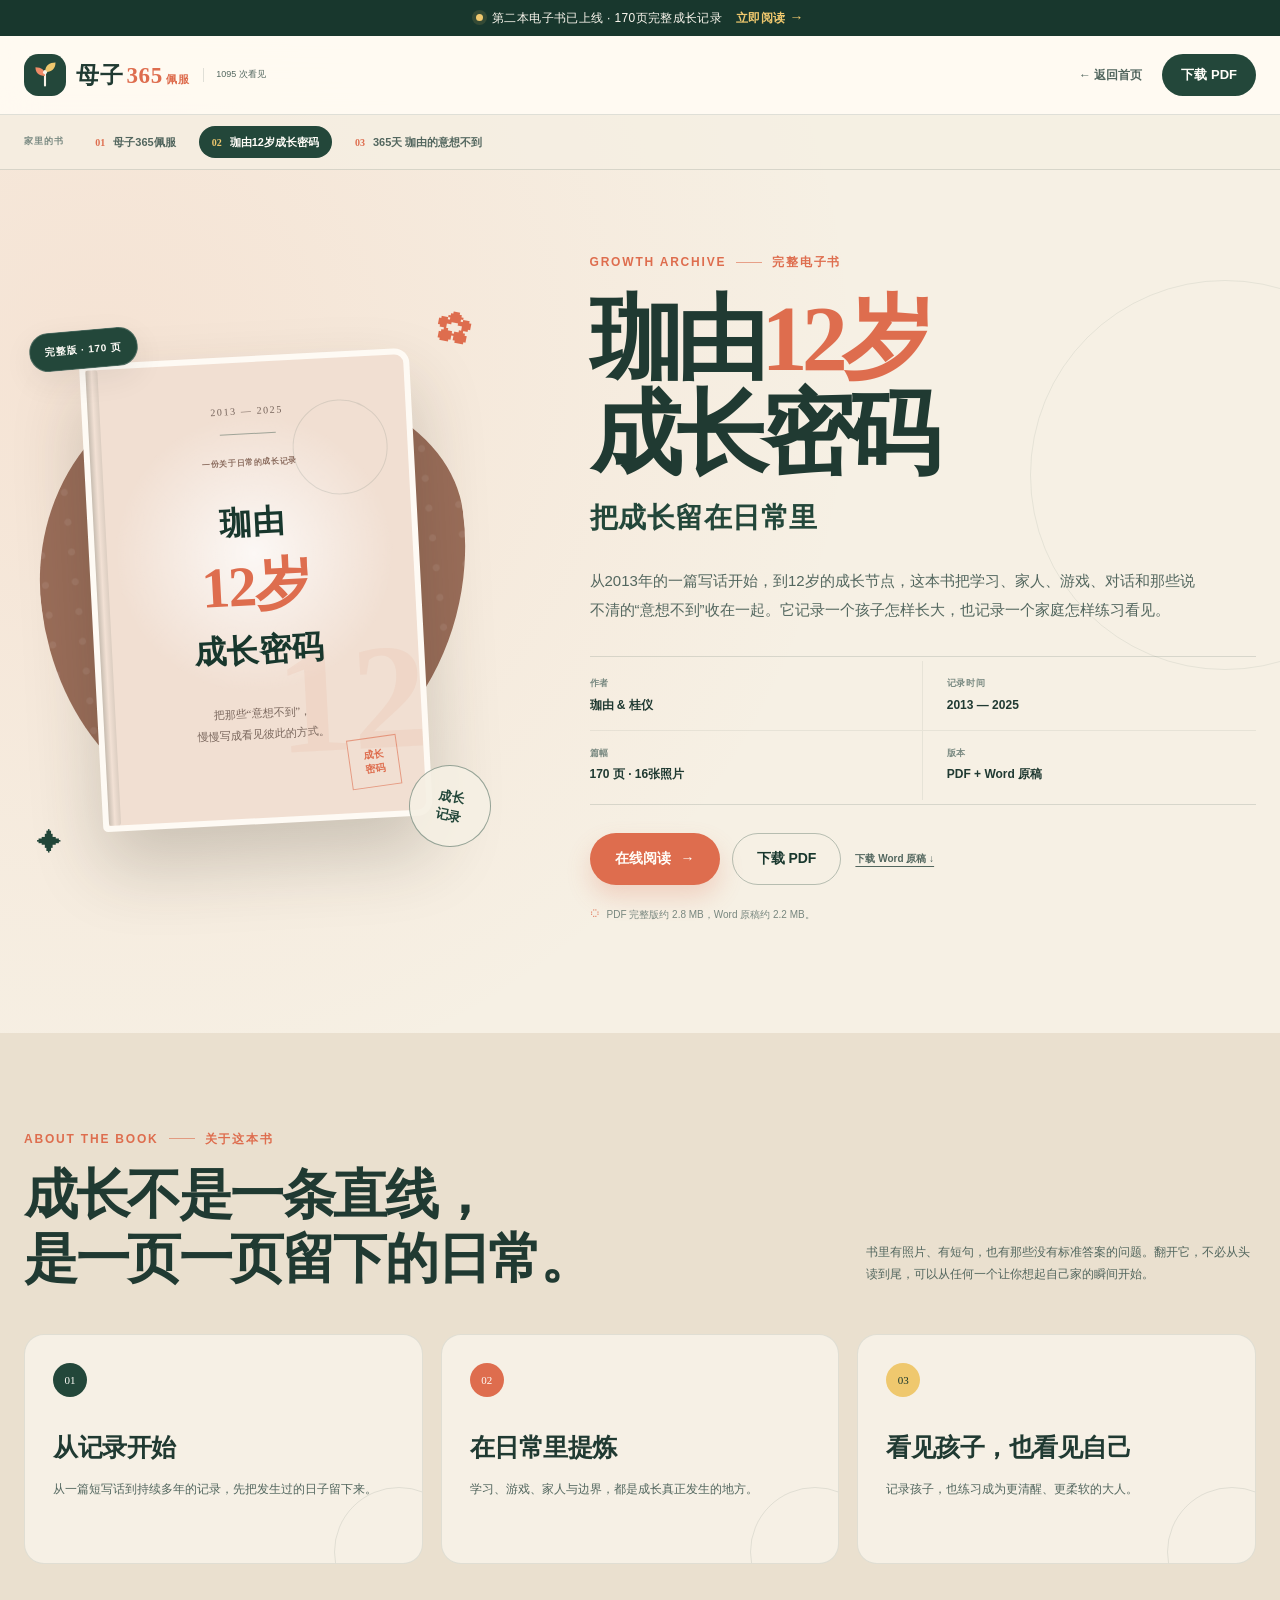
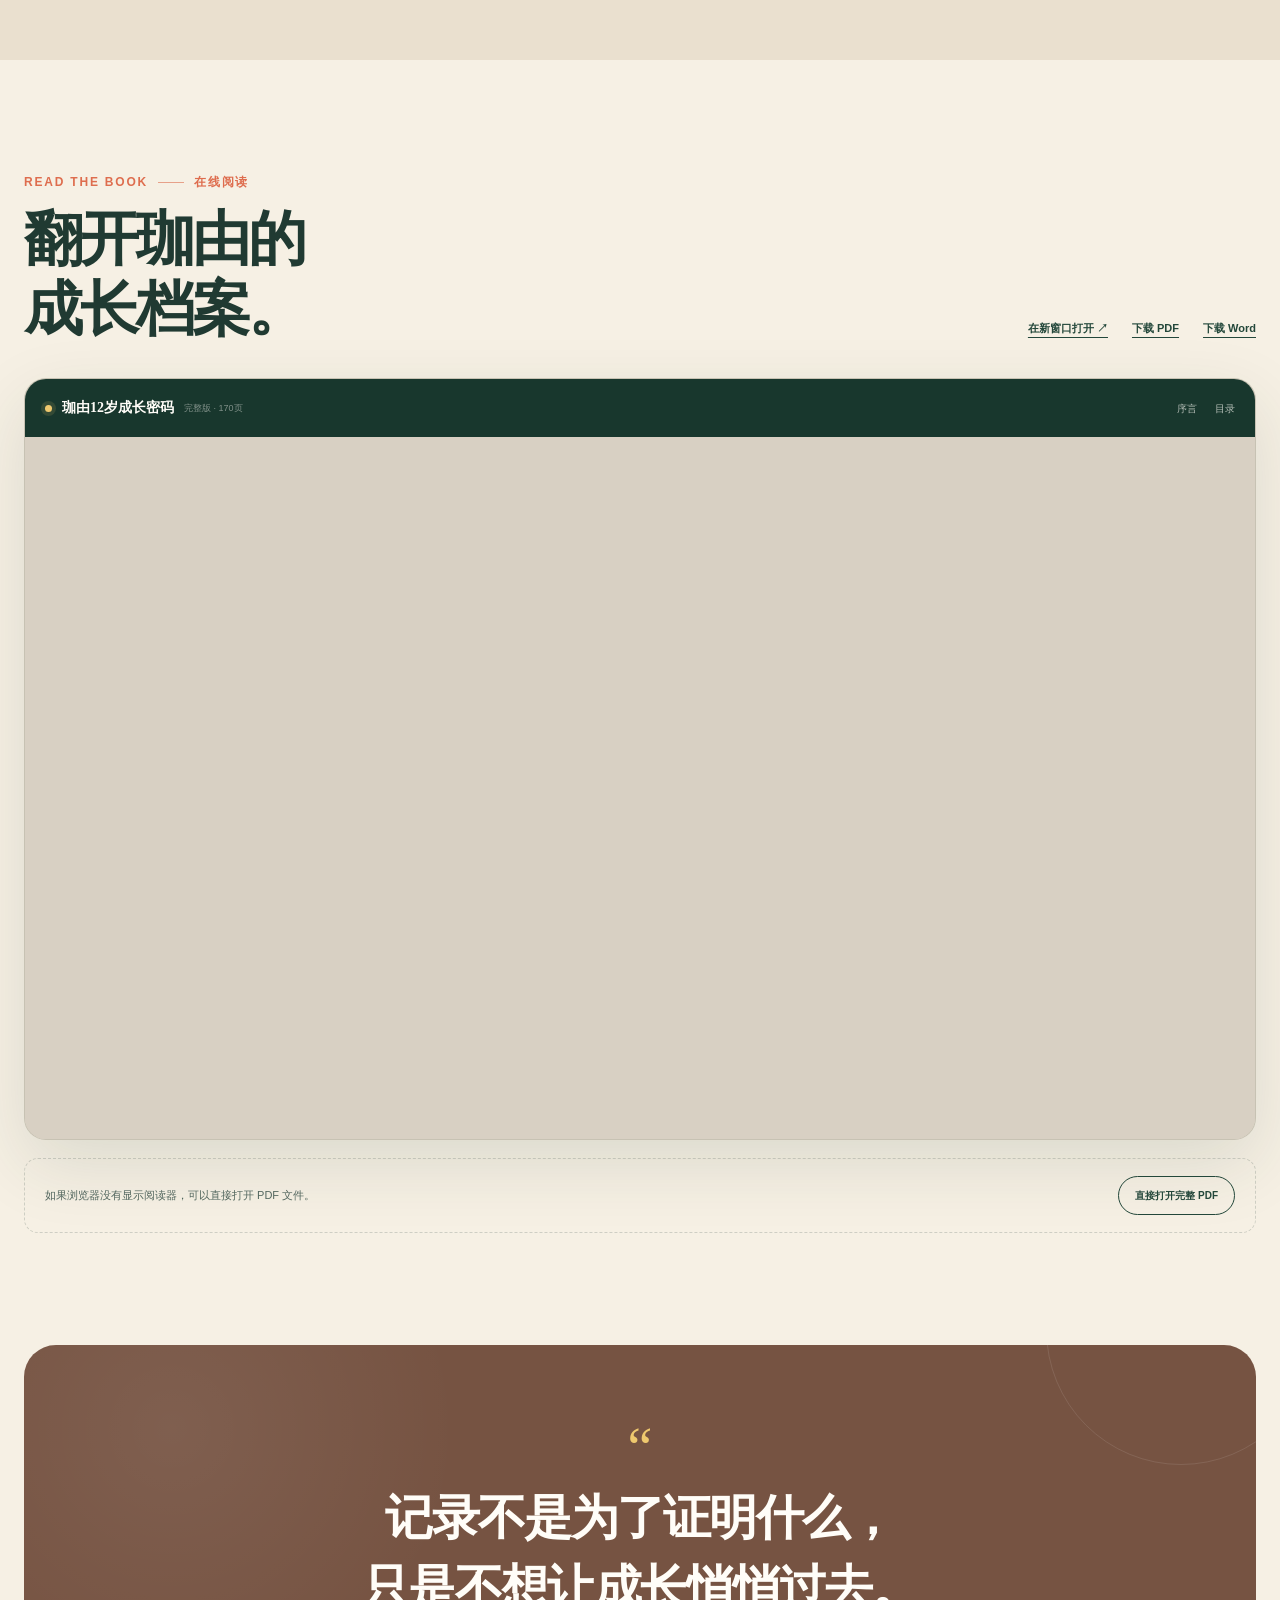
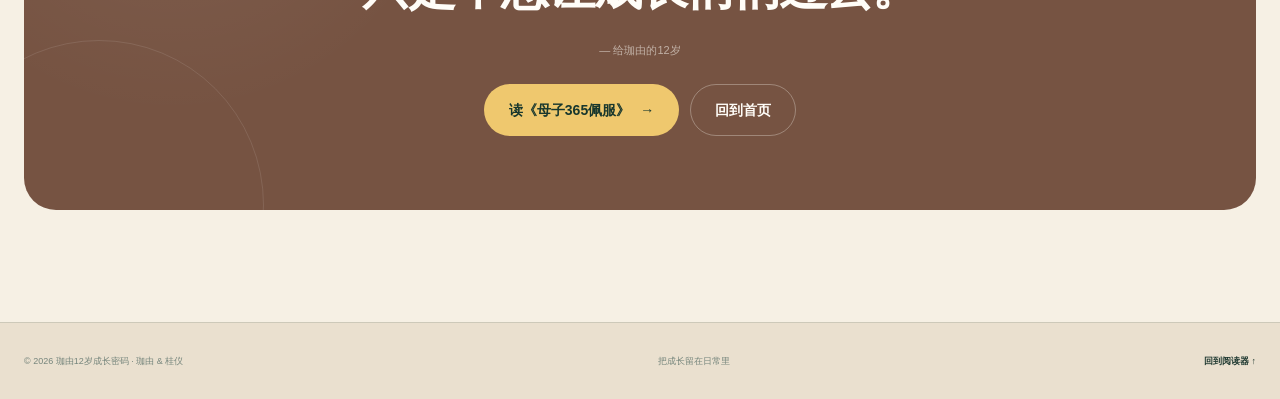
<file: book-12.html>
<!doctype html>
<html lang="zh-CN">
<head>
  <meta charset="utf-8">
  <meta name="viewport" content="width=device-width, initial-scale=1">
  <meta name="description" content="在线阅读《珈由12岁成长密码》完整电子书：从2013年的一篇写话开始，记录学习、家人、游戏与一个孩子的成长。">
  <meta name="theme-color" content="#f5efe3">
  <meta property="og:title" content="珈由12岁成长密码｜在线阅读">
  <meta property="og:description" content="从一篇写话开始，把成长留在日常里。完整电子书在线阅读。">
  <meta property="og:type" content="book">
  <meta property="og:image" content="https://guiyi-jiayou.github.io/muzi-365-assets/images/book-cover.png">
  <title>在线阅读｜珈由12岁成长密码</title>
  <link rel="icon" href="favicon.svg" type="image/svg+xml">
  <link rel="stylesheet" href="styles.css">
  <link rel="stylesheet" href="book.css">
  <link rel="stylesheet" href="book-12.css">
</head>
<body class="book-page growth-book-page">
  <a class="skip-link" href="#reader">跳到电子书阅读器</a>

  <div class="announcement book-announcement">
    <p><span class="announcement-dot"></span> 第二本电子书已上线 · 170页完整成长记录</p>
    <a href="#reader">立即阅读 <span aria-hidden="true">→</span></a>
  </div>

  <header class="book-header">
    <div class="container book-header-inner">
      <a class="brand" href="index.html" aria-label="返回母子365佩服首页">
        <svg class="brand-mark" viewBox="0 0 44 44" aria-hidden="true">
          <rect width="44" height="44" rx="15" fill="#23473a"></rect>
          <path d="M22 33V18" fill="none" stroke="#f8f2e7" stroke-width="2.2" stroke-linecap="round"></path>
          <path d="M22 23c-7 0-10-3.8-10-9 6.3 0 10 2.8 10 9Z" fill="#ef8b68"></path>
          <path d="M22 19c.2-7 4.7-10 11-10 0 6.7-4.1 10-11 10Z" fill="#efc86e"></path>
          <circle cx="22" cy="19" r="2.1" fill="#f8f2e7"></circle>
        </svg>
        <span class="brand-name">母子<span class="brand-number">365</span><span>佩服</span></span>
        <span class="brand-sub">1095 次看见</span>
      </a>
      <div class="book-header-actions">
        <a class="book-back-link" href="index.html">← 返回首页</a>
        <a class="button button-small button-dark" href="https://guiyi-jiayou.github.io/muzi-365-assets/books/book-growth-code-12.pdf" download>下载 PDF</a>
      </div>
    </div>
  </header>

  <nav class="book-switcher" aria-label="电子书列表">
    <div class="container book-switcher-inner">
      <span class="book-switcher-label">家里的书</span>
      <a href="book.html">
        <span>01</span> 母子365佩服
      </a>
      <a href="book-12.html" class="is-current" aria-current="page">
        <span>02</span> 珈由12岁成长密码
      </a>
      <a href="book-unexpected.html">
        <span>03</span> 365天 珈由的意想不到
      </a>
    </div>
  </nav>

  <main>
    <section class="book-hero growth-hero">
      <div class="container book-hero-grid">
        <div class="book-cover-stage">
          <div class="book-cover-aura" aria-hidden="true"></div>
          <div class="book-cover-card growth-cover">
            <span class="book-cover-spine" aria-hidden="true"></span>
            <div class="growth-cover-inner">
              <p class="growth-cover-era">2013 — 2025</p>
              <span class="growth-cover-rule"></span>
              <p class="growth-cover-kicker">一份关于日常的成长记录</p>
              <h2>珈由<br><strong>12岁</strong><br>成长密码</h2>
              <p class="growth-cover-note">把那些“意想不到”，<br>慢慢写成看见彼此的方式。</p>
              <span class="growth-cover-seal">成长<br>密码</span>
            </div>
          </div>
          <span class="book-edition-badge">完整版 · 170 页</span>
          <span class="book-stamp" aria-hidden="true">成长<br>记录</span>
          <span class="book-doodle book-doodle-one" aria-hidden="true">✿</span>
          <span class="book-doodle book-doodle-two" aria-hidden="true">✦</span>
        </div>

        <div class="book-intro">
          <p class="eyebrow">GROWTH ARCHIVE <span></span> 完整电子书</p>
          <h1>珈由<span>12岁</span><br>成长密码</h1>
          <p class="book-subtitle">把成长留在日常里</p>
          <p class="book-lead">从2013年的一篇写话开始，到12岁的成长节点，这本书把学习、家人、游戏、对话和那些说不清的“意想不到”收在一起。它记录一个孩子怎样长大，也记录一个家庭怎样练习看见。</p>

          <dl class="book-facts">
            <div>
              <dt>作者</dt>
              <dd>珈由 &amp; 桂仪</dd>
            </div>
            <div>
              <dt>记录时间</dt>
              <dd>2013 — 2025</dd>
            </div>
            <div>
              <dt>篇幅</dt>
              <dd>170 页 · 16张照片</dd>
            </div>
            <div>
              <dt>版本</dt>
              <dd>PDF + Word 原稿</dd>
            </div>
          </dl>

          <div class="book-actions">
            <a class="button button-primary" href="#reader">在线阅读 <span aria-hidden="true">→</span></a>
            <a class="button button-ghost" href="https://guiyi-jiayou.github.io/muzi-365-assets/books/book-growth-code-12.pdf" download>下载 PDF</a>
            <a class="growth-word-link" href="https://guiyi-jiayou.github.io/muzi-365-assets/books/book-growth-code-12.docx" download>下载 Word 原稿 ↓</a>
          </div>
          <p class="book-tip"><span aria-hidden="true">◌</span> PDF 完整版约 2.8 MB，Word 原稿约 2.2 MB。</p>
        </div>
      </div>
    </section>

    <section class="growth-about">
      <div class="container">
        <div class="book-section-heading">
          <div>
            <p class="eyebrow">ABOUT THE BOOK <span></span> 关于这本书</p>
            <h2>成长不是一条直线，<br>是一页一页留下的日常。</h2>
          </div>
          <p>书里有照片、有短句，也有那些没有标准答案的问题。翻开它，不必从头读到尾，可以从任何一个让你想起自己家的瞬间开始。</p>
        </div>

        <div class="growth-theme-grid">
          <article class="growth-theme-card">
            <span>01</span>
            <h3>从记录开始</h3>
            <p>从一篇短写话到持续多年的记录，先把发生过的日子留下来。</p>
          </article>
          <article class="growth-theme-card">
            <span>02</span>
            <h3>在日常里提炼</h3>
            <p>学习、游戏、家人与边界，都是成长真正发生的地方。</p>
          </article>
          <article class="growth-theme-card">
            <span>03</span>
            <h3>看见孩子，也看见自己</h3>
            <p>记录孩子，也练习成为更清醒、更柔软的大人。</p>
          </article>
        </div>
      </div>
    </section>

    <section class="reader-section" id="reader">
      <div class="container">
        <div class="reader-heading">
          <div>
            <p class="eyebrow">READ THE BOOK <span></span> 在线阅读</p>
            <h2>翻开珈由的<br>成长档案。</h2>
          </div>
          <div class="reader-actions">
            <a href="https://guiyi-jiayou.github.io/muzi-365-assets/books/book-growth-code-12.pdf#page=1" target="_blank" rel="noopener">在新窗口打开 ↗</a>
            <a href="https://guiyi-jiayou.github.io/muzi-365-assets/books/book-growth-code-12.pdf" download>下载 PDF</a>
            <a href="https://guiyi-jiayou.github.io/muzi-365-assets/books/book-growth-code-12.docx" download>下载 Word</a>
          </div>
        </div>

        <div class="pdf-reader">
          <div class="pdf-toolbar">
            <div>
              <span class="pdf-status-dot"></span>
              <strong>珈由12岁成长密码</strong>
              <span>完整版 · 170页</span>
            </div>
            <div class="pdf-toolbar-links">
              <a href="https://guiyi-jiayou.github.io/muzi-365-assets/books/book-growth-code-12.pdf#page=9" target="_blank" rel="noopener">序言</a>
              <a href="https://guiyi-jiayou.github.io/muzi-365-assets/books/book-growth-code-12.pdf#page=10" target="_blank" rel="noopener">目录</a>
            </div>
          </div>
          <div class="pdf-frame-wrap">
            <iframe src="https://guiyi-jiayou.github.io/muzi-365-assets/books/book-growth-code-12.pdf#view=FitH&page=1" title="《珈由12岁成长密码》PDF 在线阅读器" loading="eager"></iframe>
          </div>
        </div>

        <div class="reader-fallback">
          <p>如果浏览器没有显示阅读器，可以直接打开 PDF 文件。</p>
          <a class="button button-outline" href="https://guiyi-jiayou.github.io/muzi-365-assets/books/book-growth-code-12.pdf" target="_blank" rel="noopener">直接打开完整 PDF</a>
        </div>
      </div>
    </section>

    <section class="book-closing growth-closing">
      <div class="container book-closing-inner">
        <span class="closing-quote" aria-hidden="true">“</span>
        <blockquote>记录不是为了证明什么，<br>只是不想让成长悄悄过去。</blockquote>
        <p>— 给珈由的12岁</p>
        <div class="growth-closing-actions">
          <a class="button button-coral" href="book.html">读《母子365佩服》 <span aria-hidden="true">→</span></a>
          <a class="button growth-outline-button" href="index.html">回到首页</a>
        </div>
      </div>
    </section>
  </main>

  <footer class="book-footer">
    <div class="container book-footer-inner">
      <p>© 2026 珈由12岁成长密码 · 珈由 &amp; 桂仪</p>
      <p>把成长留在日常里</p>
      <a href="#reader">回到阅读器 ↑</a>
    </div>
  </footer>
</body>
</html>
</file>
<file: styles.css>
/* =========================================================
   母子365佩服 · Styles
   A warm editorial parent-child website
   ========================================================= */

:root {
  --cream: #f6f0e4;
  --cream-deep: #eee4d2;
  --paper: #fffdf8;
  --ink: #203a32;
  --ink-soft: #52665e;
  --green: #23473a;
  --green-dark: #18372d;
  --green-light: #dce9dd;
  --coral: #ef8b68;
  --coral-deep: #de6d4e;
  --yellow: #efc86e;
  --yellow-light: #f7e9ba;
  --line: rgba(32, 58, 50, 0.14);
  --white-line: rgba(255, 253, 248, 0.18);
  --shadow-sm: 0 10px 30px rgba(45, 56, 45, 0.08);
  --shadow-md: 0 24px 70px rgba(34, 54, 44, 0.14);
  --shadow-lg: 0 36px 100px rgba(25, 42, 34, 0.22);
  --serif: "Iowan Old Style", "Baskerville", "Songti SC", "STSong", "SimSun", serif;
  --sans: "Avenir Next", "PingFang SC", "Microsoft YaHei", "Noto Sans SC", sans-serif;
  --radius-sm: 14px;
  --radius-md: 24px;
  --radius-lg: 36px;
  --container: 1240px;
}

*,
*::before,
*::after {
  box-sizing: border-box;
}

html {
  scroll-behavior: smooth;
  scroll-padding-top: 100px;
}

body {
  margin: 0;
  background: var(--cream);
  color: var(--ink);
  font-family: var(--sans);
  font-size: 16px;
  line-height: 1.7;
  -webkit-font-smoothing: antialiased;
  text-rendering: optimizeLegibility;
  overflow-x: hidden;
}

body.modal-open,
body.drawer-open {
  overflow: hidden;
}

img {
  display: block;
  max-width: 100%;
}

button,
input,
select {
  font: inherit;
}

button,
a {
  -webkit-tap-highlight-color: transparent;
}

button {
  color: inherit;
}

a {
  color: inherit;
}

p,
h1,
h2,
h3,
h4,
figure {
  margin: 0;
}

button {
  border: 0;
  background: none;
  cursor: pointer;
}

input,
select {
  color: var(--ink);
}

::selection {
  color: var(--paper);
  background: var(--coral-deep);
}

:focus-visible {
  outline: 3px solid var(--coral);
  outline-offset: 4px;
}

.container {
  width: min(calc(100% - 48px), var(--container));
  margin-inline: auto;
}

.icon-sprite {
  position: absolute;
  width: 0;
  height: 0;
  overflow: hidden;
}

.icon {
  width: 1.15em;
  height: 1.15em;
  fill: none;
  stroke: currentColor;
  stroke-width: 1.8;
  stroke-linecap: round;
  stroke-linejoin: round;
  flex: none;
}

.skip-link {
  position: fixed;
  top: 12px;
  left: 12px;
  z-index: 10000;
  padding: 10px 18px;
  border-radius: 999px;
  color: var(--paper);
  background: var(--green-dark);
  transform: translateY(-160%);
  transition: transform 180ms ease;
}

.skip-link:focus {
  transform: translateY(0);
}

.eyebrow {
  display: flex;
  align-items: center;
  gap: 10px;
  color: var(--coral-deep);
  font-size: 12px;
  font-weight: 800;
  letter-spacing: 0.15em;
  text-transform: uppercase;
}

.eyebrow > span {
  width: 26px;
  height: 1px;
  background: currentColor;
  opacity: 0.6;
}

.eyebrow-light {
  color: var(--yellow);
}

.button {
  display: inline-flex;
  align-items: center;
  justify-content: center;
  gap: 10px;
  min-height: 52px;
  padding: 0 24px;
  border: 1px solid transparent;
  border-radius: 999px;
  font-size: 14px;
  font-weight: 700;
  line-height: 1.2;
  text-decoration: none;
  transition:
    transform 180ms ease,
    background 180ms ease,
    color 180ms ease,
    border-color 180ms ease,
    box-shadow 180ms ease;
}

.button:hover {
  transform: translateY(-2px);
}

.button .icon {
  transition: transform 180ms ease;
}

.button:hover .icon {
  transform: translateX(3px);
}

.button-primary {
  color: var(--paper);
  background: var(--coral-deep);
  box-shadow: 0 12px 24px rgba(222, 109, 78, 0.23);
}

.button-primary:hover {
  background: #d46243;
  box-shadow: 0 16px 30px rgba(222, 109, 78, 0.3);
}

.button-dark {
  color: var(--paper);
  background: var(--green);
}

.button-dark:hover {
  background: var(--green-dark);
}

.button-coral {
  color: var(--green-dark);
  background: var(--yellow);
}

.button-coral:hover {
  background: #f5d580;
}

.button-ghost {
  color: var(--green-dark);
  border-color: rgba(35, 71, 58, 0.3);
  background: transparent;
}

.button-ghost:hover {
  border-color: var(--green);
  background: rgba(255, 255, 255, 0.35);
}

.button-outline {
  color: var(--green);
  border-color: var(--green);
  background: transparent;
}

.button-outline:hover {
  color: var(--paper);
  background: var(--green);
}

.button-small {
  min-height: 42px;
  padding-inline: 18px;
  font-size: 13px;
}

.icon-button {
  display: inline-grid;
  place-items: center;
  width: 42px;
  height: 42px;
  border-radius: 50%;
  color: var(--ink);
  background: rgba(32, 58, 50, 0.06);
  transition:
    background 160ms ease,
    transform 160ms ease;
}

.icon-button:hover {
  background: rgba(32, 58, 50, 0.12);
  transform: rotate(4deg);
}

/* Annoncement & header */

.announcement {
  position: relative;
  z-index: 60;
  display: flex;
  align-items: center;
  justify-content: center;
  min-height: 36px;
  padding: 6px 52px;
  color: #fbf7ee;
  background: var(--green-dark);
  font-size: 12px;
  letter-spacing: 0.03em;
  text-align: center;
}

.announcement p {
  display: flex;
  align-items: center;
  gap: 9px;
}

.announcement-dot {
  display: inline-block;
  width: 7px;
  height: 7px;
  border-radius: 50%;
  background: var(--yellow);
  box-shadow: 0 0 0 4px rgba(239, 200, 110, 0.13);
}

.announcement a {
  display: inline-flex;
  align-items: center;
  gap: 4px;
  margin-left: 14px;
  color: var(--yellow);
  font-weight: 700;
  text-decoration: none;
}

.announcement a .icon {
  width: 13px;
  height: 13px;
}

.announcement-close {
  position: absolute;
  right: 18px;
  top: 50%;
  display: grid;
  place-items: center;
  width: 24px;
  height: 24px;
  color: rgba(255, 255, 255, 0.6);
  transform: translateY(-50%);
}

.announcement-close:hover {
  color: var(--paper);
}

.announcement-close .icon {
  width: 16px;
  height: 16px;
}

.site-header {
  position: sticky;
  top: 0;
  z-index: 50;
  border-bottom: 1px solid transparent;
  background: rgba(246, 240, 228, 0.86);
  backdrop-filter: blur(18px);
  -webkit-backdrop-filter: blur(18px);
  transition:
    border-color 180ms ease,
    box-shadow 180ms ease,
    background 180ms ease;
}

.site-header.is-scrolled {
  border-color: var(--line);
  background: rgba(255, 251, 244, 0.94);
  box-shadow: 0 8px 30px rgba(38, 54, 45, 0.06);
}

.header-inner {
  display: flex;
  align-items: center;
  gap: 38px;
  min-height: 78px;
}

.brand {
  display: inline-flex;
  align-items: center;
  flex: none;
  gap: 10px;
  text-decoration: none;
}

.brand-mark {
  width: 42px;
  height: 42px;
  flex: none;
}

.brand-name {
  display: flex;
  align-items: baseline;
  gap: 3px;
  color: var(--ink);
  font-family: var(--serif);
  font-size: 23px;
  font-weight: 800;
  letter-spacing: 0.03em;
  line-height: 1;
}

.brand-name span {
  color: var(--coral-deep);
  font-family: var(--sans);
  font-size: 11px;
  font-weight: 700;
  letter-spacing: 0.06em;
}

.brand-name .brand-number {
  color: var(--coral-deep);
  font-family: var(--serif);
  font-size: inherit;
  font-weight: inherit;
  letter-spacing: inherit;
}

.brand-sub {
  max-width: 72px;
  margin-left: 4px;
  padding-left: 12px;
  border-left: 1px solid var(--line);
  color: var(--ink-soft);
  font-size: 9px;
  line-height: 1.45;
}

.main-nav {
  display: flex;
  align-items: center;
  gap: clamp(20px, 2.5vw, 38px);
  margin-inline: auto;
}

.nav-link {
  position: relative;
  padding: 29px 0 27px;
  color: #455d54;
  font-size: 14px;
  font-weight: 600;
  text-decoration: none;
  transition: color 160ms ease;
}

.nav-link::after {
  content: "";
  position: absolute;
  left: 50%;
  bottom: 19px;
  width: 18px;
  height: 2px;
  border-radius: 99px;
  background: var(--coral-deep);
  transform: translateX(-50%) scaleX(0);
  transition: transform 180ms ease;
}

.nav-link:hover,
.nav-link.is-active {
  color: var(--ink);
}

.nav-link:hover::after,
.nav-link.is-active::after {
  transform: translateX(-50%) scaleX(1);
}

.header-actions {
  display: flex;
  align-items: center;
  gap: 12px;
}

.favorites-trigger {
  display: inline-flex;
  align-items: center;
  gap: 7px;
  min-height: 42px;
  padding: 0 12px;
  border-radius: 999px;
  color: var(--ink-soft);
  font-size: 13px;
  font-weight: 700;
  transition:
    color 160ms ease,
    background 160ms ease;
}

.favorites-trigger:hover {
  color: var(--coral-deep);
  background: rgba(239, 139, 104, 0.12);
}

.favorites-trigger .icon {
  width: 18px;
  height: 18px;
}

.favorites-count {
  display: grid;
  place-items: center;
  min-width: 20px;
  height: 20px;
  padding-inline: 5px;
  border-radius: 99px;
  color: var(--paper);
  background: var(--coral-deep);
  font-size: 10px;
}

.menu-toggle {
  display: none;
  align-items: center;
  justify-content: center;
  width: 42px;
  height: 42px;
  border-radius: 50%;
  background: rgba(32, 58, 50, 0.06);
}

.menu-toggle .icon {
  width: 22px;
  height: 22px;
}

.menu-toggle .close-icon {
  display: none;
}

.menu-toggle[aria-expanded="true"] .menu-icon {
  display: none;
}

.menu-toggle[aria-expanded="true"] .close-icon {
  display: block;
}

/* Hero */

.hero {
  position: relative;
  overflow: hidden;
  padding: 46px 0 0;
  background:
    radial-gradient(circle at 8% 23%, rgba(239, 200, 110, 0.15), transparent 21%),
    radial-gradient(circle at 90% 10%, rgba(216, 230, 217, 0.5), transparent 28%),
    var(--cream);
}

.hero::before {
  content: "";
  position: absolute;
  left: -110px;
  bottom: 50px;
  width: 280px;
  height: 280px;
  border: 1px solid rgba(35, 71, 58, 0.1);
  border-radius: 50%;
}

.hero::after {
  content: "";
  position: absolute;
  left: -40px;
  bottom: 120px;
  width: 140px;
  height: 140px;
  border: 1px solid rgba(35, 71, 58, 0.1);
  border-radius: 50%;
}

.hero-noise {
  position: absolute;
  inset: 0;
  pointer-events: none;
  opacity: 0.35;
  background-image: url("data:image/svg+xml,%3Csvg viewBox='0 0 180 180' xmlns='http://www.w3.org/2000/svg'%3E%3Cfilter id='n'%3E%3CfeTurbulence type='fractalNoise' baseFrequency='.85' numOctaves='2' stitchTiles='stitch'/%3E%3C/filter%3E%3Crect width='100%25' height='100%25' filter='url(%23n)' opacity='.055'/%3E%3C/svg%3E");
}

.hero-inner {
  position: relative;
  z-index: 1;
  display: grid;
  grid-template-columns: minmax(0, 0.98fr) minmax(440px, 0.82fr);
  gap: clamp(30px, 5vw, 76px);
  align-items: center;
  min-height: 640px;
  padding-bottom: 68px;
}

.hero-copy {
  max-width: 680px;
  padding-top: 20px;
}

.hero-eyebrow {
  margin-bottom: 26px;
  color: var(--green);
  font-size: 11px;
  letter-spacing: 0.12em;
}

.eyebrow-dot {
  position: relative;
  width: 8px;
  height: 8px;
  border-radius: 50%;
  background: var(--coral-deep);
}

.eyebrow-dot::after {
  content: "";
  position: absolute;
  inset: -4px;
  border: 1px solid rgba(239, 139, 104, 0.45);
  border-radius: 50%;
  animation: softPulse 2.4s ease-in-out infinite;
}

@keyframes softPulse {
  0%,
  100% {
    opacity: 0.8;
    transform: scale(0.85);
  }
  50% {
    opacity: 0.2;
    transform: scale(1.25);
  }
}

.hero h1 {
  max-width: 700px;
  font-family: var(--serif);
  font-size: clamp(54px, 5.35vw, 80px);
  font-weight: 700;
  letter-spacing: -0.055em;
  line-height: 1.12;
}

.marker-text {
  position: relative;
  display: inline-block;
  color: var(--green);
  white-space: nowrap;
}

.marker-text::before {
  content: "";
  position: absolute;
  z-index: -1;
  left: -2%;
  right: -2%;
  bottom: 6%;
  height: 28%;
  border-radius: 50%;
  background: var(--yellow);
  transform: rotate(-1.5deg);
  opacity: 0.78;
}

.marker-text svg {
  position: absolute;
  left: 2%;
  right: 2%;
  bottom: -8px;
  width: 96%;
  height: 18px;
  overflow: visible;
}

.marker-text svg path {
  fill: none;
  stroke: var(--coral-deep);
  stroke-width: 2.3;
  stroke-linecap: round;
}

.hero-lead {
  max-width: 540px;
  margin-top: 28px;
  color: var(--ink-soft);
  font-size: 17px;
  line-height: 1.85;
}

.hero-actions {
  display: flex;
  align-items: center;
  flex-wrap: wrap;
  gap: 24px;
  margin-top: 34px;
}

.text-button {
  display: inline-flex;
  align-items: center;
  gap: 11px;
  padding: 6px 4px;
  color: var(--green);
  font-size: 14px;
  font-weight: 700;
}

.play-dot {
  display: grid;
  place-items: center;
  width: 38px;
  height: 38px;
  border: 1px solid rgba(35, 71, 58, 0.24);
  border-radius: 50%;
  transition:
    background 180ms ease,
    color 180ms ease,
    transform 180ms ease;
}

.text-button:hover .play-dot {
  color: var(--paper);
  background: var(--green);
  transform: rotate(-8deg);
}

.play-dot .icon {
  width: 17px;
  height: 17px;
}

.hero-proof {
  display: flex;
  align-items: center;
  gap: 15px;
  margin-top: 44px;
}

.avatar-stack {
  display: flex;
}

.avatar {
  display: grid;
  place-items: center;
  width: 38px;
  height: 38px;
  margin-left: -9px;
  border: 3px solid var(--cream);
  border-radius: 50%;
  color: var(--paper);
  font-size: 11px;
  font-weight: 800;
}

.avatar:first-child {
  margin-left: 0;
}

.avatar-one {
  background: #b2684f;
}

.avatar-two {
  background: #527363;
}

.avatar-three {
  background: #87644f;
}

.avatar-four {
  color: var(--green);
  background: var(--yellow);
}

.proof-stat {
  display: flex;
  align-items: center;
  gap: 8px;
  color: var(--coral-deep);
  font-size: 10px;
  letter-spacing: 0.08em;
  line-height: 1.3;
}

.proof-stat strong {
  color: var(--ink);
  font-size: 12px;
  letter-spacing: 0;
}

.hero-proof p {
  margin-top: 2px;
  color: var(--ink-soft);
  font-size: 11px;
}

.hero-visual {
  position: relative;
  min-height: 590px;
}

.hero-shape-main {
  position: absolute;
  top: 10px;
  right: -20px;
  width: 94%;
  height: 91%;
  border-radius: 49% 51% 34% 66% / 44% 44% 56% 56%;
  background:
    radial-gradient(circle at 25% 20%, rgba(255, 255, 255, 0.08) 0 3px, transparent 4px) 0 0 / 34px 34px,
    linear-gradient(135deg, #2f5a4a 0%, #1d4034 100%);
  transform: rotate(5deg);
  box-shadow: 0 34px 70px rgba(31, 64, 52, 0.18);
}

.hero-shape-dot {
  position: absolute;
  right: -34px;
  bottom: 42px;
  width: 110px;
  height: 110px;
  border-radius: 50%;
  background: var(--yellow);
  opacity: 0.78;
}

.hero-photo-wrap {
  position: absolute;
  top: 54px;
  right: 24px;
  width: 77%;
  height: 70%;
  margin: 0;
  border: 10px solid rgba(255, 251, 242, 0.95);
  border-radius: 49% 49% 28px 28px;
  overflow: hidden;
  box-shadow: var(--shadow-md);
  transform: rotate(-2.5deg);
}

.hero-photo {
  width: 100%;
  height: 100%;
  object-fit: cover;
  object-position: 51% center;
  transition: transform 700ms cubic-bezier(0.2, 0.8, 0.2, 1);
}

.hero-photo-wrap:hover .hero-photo {
  transform: scale(1.035);
}

.hero-photo-wrap figcaption {
  position: absolute;
  right: 18px;
  bottom: 15px;
  padding: 5px 10px;
  border-radius: 99px;
  color: var(--paper);
  background: rgba(24, 55, 45, 0.68);
  font-size: 10px;
  letter-spacing: 0.08em;
  backdrop-filter: blur(5px);
}

.floating-card {
  position: absolute;
  z-index: 3;
  display: flex;
  align-items: center;
  gap: 12px;
  padding: 14px 17px;
  border: 1px solid rgba(32, 58, 50, 0.08);
  border-radius: 16px;
  background: rgba(255, 253, 248, 0.95);
  box-shadow: 0 14px 35px rgba(29, 52, 43, 0.14);
  backdrop-filter: blur(10px);
  animation: cardFloat 5s ease-in-out infinite;
}

.floating-card[href] {
  color: inherit;
  text-decoration: none;
}

.floating-card strong {
  display: block;
  color: var(--ink);
  font-size: 12px;
  line-height: 1.35;
}

.floating-card p {
  color: var(--ink-soft);
  font-size: 10px;
  line-height: 1.5;
}

.floating-card-top {
  top: 20px;
  left: -12px;
  transform: rotate(-3deg);
}

.floating-card-bottom {
  right: -22px;
  bottom: 54px;
  animation-delay: -2s;
}

.floating-card-icon {
  display: grid;
  place-items: center;
  width: 42px;
  height: 42px;
  flex: none;
  border-radius: 50%;
  color: var(--green);
  background: var(--yellow-light);
  font-size: 19px;
}

.mini-calendar {
  display: flex;
  flex-direction: column;
  align-items: center;
  justify-content: center;
  width: 47px;
  height: 52px;
  flex: none;
  border-radius: 10px;
  color: var(--paper);
  background: var(--coral-deep);
  line-height: 1;
}

.mini-calendar span {
  font-size: 8px;
  letter-spacing: 0.08em;
  opacity: 0.8;
}

.mini-calendar strong {
  margin-top: 4px;
  color: var(--paper);
  font-family: var(--serif);
  font-size: 22px;
}

.mini-book {
  width: 42px;
  height: 54px;
  flex: none;
  border: 1px solid rgba(35, 71, 58, 0.12);
  border-radius: 3px 7px 7px 3px;
  object-fit: cover;
  box-shadow: 3px 4px 0 rgba(35, 71, 58, 0.1);
}

@keyframes cardFloat {
  0%,
  100% {
    translate: 0 0;
  }
  50% {
    translate: 0 -8px;
  }
}

.hero-sticker {
  position: absolute;
  left: -22px;
  bottom: 108px;
  z-index: 4;
  display: flex;
  align-items: center;
  gap: 5px;
  padding: 9px 13px;
  border: 1px solid var(--green);
  border-radius: 99px;
  color: var(--green);
  background: var(--cream);
  font-size: 9px;
  font-weight: 800;
  letter-spacing: 0.06em;
  transform: rotate(-8deg);
}

.hero-sticker .icon {
  width: 12px;
  height: 12px;
}

.hero-squiggle {
  position: absolute;
  top: -10px;
  right: 16px;
  z-index: 4;
  width: 140px;
  fill: none;
  stroke: var(--coral);
  stroke-width: 2;
  stroke-linecap: round;
  opacity: 0.8;
}

.hero-flower {
  position: absolute;
  right: 16px;
  bottom: 182px;
  width: 52px;
  height: 52px;
  transform: rotate(14deg);
}

.hero-flower i {
  position: absolute;
  top: 15px;
  left: 19px;
  width: 16px;
  height: 24px;
  border-radius: 60% 60% 45% 45%;
  background: var(--coral);
  transform-origin: 50% 100%;
}

.hero-flower i:nth-child(1) {
  transform: rotate(0deg) translateY(-15px);
}

.hero-flower i:nth-child(2) {
  transform: rotate(90deg) translateY(-15px);
}

.hero-flower i:nth-child(3) {
  transform: rotate(180deg) translateY(-15px);
}

.hero-flower i:nth-child(4) {
  transform: rotate(270deg) translateY(-15px);
}

.hero-flower b {
  position: absolute;
  top: 20px;
  left: 20px;
  width: 13px;
  height: 13px;
  border: 3px solid var(--green);
  border-radius: 50%;
  background: var(--yellow);
}

.planner {
  position: relative;
  z-index: 5;
  display: grid;
  grid-template-columns: 1.38fr 1.05fr 0.75fr 0.75fr auto;
  align-items: center;
  gap: 0;
  min-height: 94px;
  padding: 14px 16px 14px 24px;
  border: 1px solid rgba(32, 58, 50, 0.09);
  border-radius: 22px;
  background: var(--paper);
  box-shadow: 0 20px 60px rgba(39, 57, 47, 0.13);
}

.planner-title {
  display: flex;
  align-items: center;
  gap: 13px;
  padding-right: 18px;
}

.planner-icon {
  display: grid;
  place-items: center;
  width: 42px;
  height: 42px;
  flex: none;
  border-radius: 13px;
  color: var(--paper);
  background: var(--green);
  transform: rotate(-3deg);
}

.planner-icon .icon {
  width: 20px;
  height: 20px;
}

.planner-title strong {
  display: block;
  color: var(--ink);
  font-family: var(--serif);
  font-size: 16px;
  line-height: 1.4;
}

.planner-title span:last-child {
  display: block;
  color: var(--ink-soft);
  font-size: 10px;
  line-height: 1.4;
}

.planner-field {
  display: flex;
  flex-direction: column;
  justify-content: center;
  min-height: 58px;
  padding: 0 20px;
  border-left: 1px solid var(--line);
}

.planner-field > span:first-child {
  color: #7b8b83;
  font-size: 9px;
  font-weight: 700;
  letter-spacing: 0.08em;
}

.input-shell,
.select-shell {
  position: relative;
  display: flex;
  align-items: center;
  gap: 7px;
  margin-top: 2px;
}

.input-shell .icon {
  width: 16px;
  height: 16px;
  color: var(--ink-soft);
}

.planner input,
.planner select {
  width: 100%;
  min-width: 0;
  padding: 0;
  border: 0;
  outline: 0;
  color: var(--ink);
  background: transparent;
  font-size: 13px;
  font-weight: 600;
  appearance: none;
}

.planner input::placeholder {
  color: #7e8f87;
  font-weight: 400;
}

.select-shell .icon {
  position: absolute;
  right: 0;
  width: 14px;
  height: 14px;
  pointer-events: none;
}

.planner select {
  padding-right: 20px;
  cursor: pointer;
}

.planner-submit {
  min-height: 58px;
  padding-inline: 23px;
  border-radius: 16px;
  white-space: nowrap;
}

/* Marquee */

.marquee {
  position: relative;
  z-index: 2;
  overflow: hidden;
  padding: 13px 0;
  color: var(--paper);
  background: var(--coral-deep);
  transform: rotate(-0.7deg) scale(1.01);
}

.marquee-track {
  display: flex;
  align-items: center;
  gap: 32px;
  width: max-content;
  animation: marquee 30s linear infinite;
  font-family: var(--serif);
  font-size: 13px;
  font-weight: 700;
  letter-spacing: 0.08em;
}

.marquee-track i {
  color: var(--yellow);
  font-style: normal;
  font-size: 11px;
}

@keyframes marquee {
  to {
    transform: translateX(-50%);
  }
}

/* Shared section styles */

.section {
  padding: 118px 0;
}

.section-heading {
  display: flex;
  align-items: flex-end;
  justify-content: space-between;
  gap: 50px;
  margin-bottom: 50px;
}

.section-heading .eyebrow {
  margin-bottom: 18px;
}

.section-heading h2 {
  max-width: 700px;
  font-family: var(--serif);
  font-size: clamp(38px, 4vw, 58px);
  font-weight: 700;
  letter-spacing: -0.045em;
  line-height: 1.2;
}

.split-heading {
  align-items: flex-end;
}

.heading-aside {
  display: flex;
  align-items: center;
  gap: 36px;
  max-width: 440px;
  padding-bottom: 8px;
}

.heading-aside > p {
  color: var(--ink-soft);
  font-size: 13px;
  line-height: 1.85;
}

.circle-link {
  display: flex;
  align-items: center;
  gap: 12px;
  flex: none;
  color: var(--green);
  font-size: 12px;
  font-weight: 800;
}

.circle-link .icon {
  width: 38px;
  height: 38px;
  padding: 10px;
  border: 1px solid rgba(35, 71, 58, 0.32);
  border-radius: 50%;
  transition:
    background 180ms ease,
    color 180ms ease,
    transform 180ms ease;
}

.circle-link:hover .icon {
  color: var(--paper);
  background: var(--green);
  transform: rotate(-15deg);
}

/* Activities */

.activities-section {
  position: relative;
  padding-top: 118px;
}

.filter-row {
  display: flex;
  align-items: center;
  justify-content: space-between;
  gap: 24px;
  margin-bottom: 28px;
  padding-bottom: 20px;
  border-bottom: 1px solid var(--line);
}

.filter-chips {
  display: flex;
  align-items: center;
  flex-wrap: wrap;
  gap: 8px;
}

.filter-chip {
  min-height: 37px;
  padding: 0 16px;
  border: 1px solid rgba(32, 58, 50, 0.14);
  border-radius: 999px;
  color: var(--ink-soft);
  background: transparent;
  font-size: 12px;
  font-weight: 650;
  transition:
    color 160ms ease,
    background 160ms ease,
    border-color 160ms ease;
}

.filter-chip:hover {
  color: var(--green);
  border-color: rgba(35, 71, 58, 0.4);
}

.filter-chip.is-active {
  color: var(--paper);
  border-color: var(--green);
  background: var(--green);
}

.results-summary {
  flex: none;
  color: var(--ink-soft);
  font-size: 12px;
}

.activity-grid {
  display: grid;
  grid-template-columns: repeat(3, minmax(0, 1fr));
  gap: 24px;
}

.activity-card {
  position: relative;
  overflow: hidden;
  border: 1px solid rgba(32, 58, 50, 0.09);
  border-radius: 20px;
  background: var(--paper);
  box-shadow: 0 8px 24px rgba(40, 59, 49, 0.04);
  transition:
    transform 260ms cubic-bezier(0.2, 0.8, 0.2, 1),
    box-shadow 260ms ease;
}

.activity-card:hover {
  box-shadow: 0 22px 50px rgba(37, 58, 47, 0.13);
  transform: translateY(-7px);
}

.card-media {
  position: relative;
  aspect-ratio: 1.38 / 1;
  overflow: hidden;
  background: var(--cream-deep);
}

.card-media::after {
  content: "";
  position: absolute;
  inset: 0;
  background: linear-gradient(to top, rgba(20, 35, 29, 0.24), transparent 45%);
  pointer-events: none;
}

.card-media img {
  width: 100%;
  height: 100%;
  object-fit: cover;
  transition: transform 600ms cubic-bezier(0.2, 0.8, 0.2, 1);
}

.activity-card:hover .card-media img {
  transform: scale(1.045);
}

.card-type {
  position: absolute;
  top: 14px;
  left: 14px;
  z-index: 2;
  padding: 6px 11px;
  border-radius: 99px;
  color: var(--ink);
  background: rgba(255, 251, 242, 0.9);
  font-size: 10px;
  font-weight: 800;
  letter-spacing: 0.05em;
  backdrop-filter: blur(8px);
}

.favorite-button {
  position: absolute;
  z-index: 3;
  top: 12px;
  right: 12px;
  display: grid;
  place-items: center;
  width: 38px;
  height: 38px;
  border-radius: 50%;
  color: var(--ink);
  background: rgba(255, 251, 242, 0.9);
  box-shadow: 0 4px 14px rgba(19, 37, 29, 0.1);
  backdrop-filter: blur(6px);
  transition:
    color 170ms ease,
    background 170ms ease,
    transform 170ms ease;
}

.favorite-button:hover {
  transform: scale(1.08);
}

.favorite-button .icon {
  width: 18px;
  height: 18px;
  transition: fill 170ms ease;
}

.favorite-button[aria-pressed="true"] {
  color: var(--paper);
  background: var(--coral-deep);
}

.favorite-button[aria-pressed="true"] .icon {
  fill: currentColor;
}

.card-date {
  position: absolute;
  z-index: 2;
  left: 14px;
  bottom: 12px;
  display: inline-flex;
  align-items: center;
  gap: 6px;
  padding: 5px 10px;
  border-radius: 99px;
  color: var(--paper);
  background: rgba(25, 49, 40, 0.68);
  font-size: 10px;
  backdrop-filter: blur(6px);
}

.card-date .icon {
  width: 13px;
  height: 13px;
}

.card-body {
  padding: 22px 22px 19px;
}

.card-meta-row {
  display: flex;
  align-items: center;
  justify-content: space-between;
  gap: 14px;
  margin-bottom: 11px;
  color: var(--ink-soft);
  font-size: 10px;
}

.card-meta-row span {
  display: inline-flex;
  align-items: center;
  gap: 5px;
}

.card-meta-row .icon {
  width: 13px;
  height: 13px;
}

.card-body h3 {
  color: var(--ink);
  font-family: var(--serif);
  font-size: 23px;
  font-weight: 700;
  letter-spacing: -0.025em;
  line-height: 1.35;
}

.card-body h3 button {
  padding: 0;
  color: inherit;
  font: inherit;
  text-align: left;
}

.card-body h3 button:hover {
  color: var(--coral-deep);
}

.card-description {
  margin-top: 10px;
  color: var(--ink-soft);
  font-size: 12px;
  line-height: 1.75;
}

.card-footer {
  display: flex;
  align-items: center;
  justify-content: space-between;
  gap: 14px;
  margin-top: 19px;
  padding-top: 15px;
  border-top: 1px dashed rgba(32, 58, 50, 0.16);
}

.card-price {
  font-size: 12px;
  font-weight: 800;
}

.card-price small {
  margin-left: 3px;
  color: var(--ink-soft);
  font-size: 9px;
  font-weight: 500;
}

.card-arrow {
  display: grid;
  place-items: center;
  width: 34px;
  height: 34px;
  border-radius: 50%;
  color: var(--green);
  background: var(--green-light);
  transition:
    color 180ms ease,
    background 180ms ease,
    transform 180ms ease;
}

.card-arrow:hover {
  color: var(--paper);
  background: var(--green);
  transform: rotate(-18deg);
}

.card-arrow .icon {
  width: 16px;
  height: 16px;
}

.empty-state {
  max-width: 560px;
  margin: 50px auto 0;
  padding: 48px 24px;
  border: 1px dashed rgba(32, 58, 50, 0.22);
  border-radius: 24px;
  text-align: center;
}

.empty-state > span {
  display: block;
  color: var(--coral-deep);
  font-family: var(--serif);
  font-size: 46px;
  line-height: 1;
}

.empty-state h3 {
  margin-top: 14px;
  font-family: var(--serif);
  font-size: 26px;
}

.empty-state p {
  margin: 8px 0 22px;
  color: var(--ink-soft);
  font-size: 13px;
}

/* Compass */

.compass-section {
  padding: 72px 0 126px;
}

.compass-panel {
  position: relative;
  display: grid;
  grid-template-columns: minmax(320px, 0.86fr) minmax(0, 1.14fr);
  gap: clamp(48px, 7vw, 100px);
  min-height: 690px;
  padding: 34px;
  overflow: hidden;
  border-radius: 34px;
  color: var(--paper);
  background:
    radial-gradient(circle at 76% 10%, rgba(239, 200, 110, 0.08), transparent 24%),
    linear-gradient(135deg, #244a3c 0%, #19382e 100%);
}

.compass-panel::after {
  content: "";
  position: absolute;
  right: -80px;
  bottom: -170px;
  width: 400px;
  height: 400px;
  border: 1px solid rgba(255, 255, 255, 0.1);
  border-radius: 50%;
}

.compass-photo {
  position: relative;
  min-height: 610px;
  overflow: hidden;
  border-radius: 22px;
}

.compass-photo::after {
  content: "";
  position: absolute;
  inset: 0;
  background: linear-gradient(to top, rgba(12, 33, 25, 0.72), transparent 60%);
}

.compass-photo img {
  width: 100%;
  height: 100%;
  object-fit: cover;
}

.compass-photo figcaption {
  position: absolute;
  z-index: 2;
  right: 24px;
  bottom: 28px;
  left: 24px;
  max-width: 300px;
  color: rgba(255, 253, 248, 0.95);
  font-family: var(--serif);
  font-size: 18px;
  line-height: 1.7;
}

.compass-photo figcaption span {
  display: block;
  height: 28px;
  margin-bottom: 2px;
  color: var(--yellow);
  font-family: var(--serif);
  font-size: 50px;
  line-height: 1;
}

.compass-copy {
  position: relative;
  z-index: 1;
  display: flex;
  flex-direction: column;
  justify-content: center;
  padding: 40px 30px 36px 0;
}

.compass-copy h2 {
  margin-top: 17px;
  font-family: var(--serif);
  font-size: clamp(48px, 5vw, 70px);
  font-weight: 700;
  letter-spacing: -0.05em;
  line-height: 1.12;
}

.compass-intro {
  max-width: 540px;
  margin-top: 22px;
  color: rgba(255, 253, 248, 0.68);
  font-size: 14px;
  line-height: 1.9;
}

.principle-list {
  margin-top: 38px;
  border-top: 1px solid var(--white-line);
}

.principle {
  display: grid;
  grid-template-columns: 42px 1fr 38px;
  align-items: center;
  gap: 18px;
  padding: 23px 0;
  border-bottom: 1px solid var(--white-line);
}

.principle-number {
  color: var(--yellow);
  font-family: var(--serif);
  font-size: 14px;
  font-weight: 700;
}

.principle h3 {
  margin-bottom: 5px;
  font-family: var(--serif);
  font-size: 20px;
  font-weight: 700;
}

.principle p {
  color: rgba(255, 253, 248, 0.58);
  font-size: 12px;
  line-height: 1.7;
}

.principle-icon {
  display: grid;
  place-items: center;
  width: 36px;
  height: 36px;
  border: 1px solid rgba(255, 255, 255, 0.22);
  border-radius: 50%;
  color: var(--yellow);
  font-family: var(--serif);
  font-size: 13px;
}

/* Spark */

.spark-section {
  padding-top: 0;
  padding-bottom: 126px;
}

.spark-panel {
  display: grid;
  grid-template-columns: minmax(360px, 0.92fr) minmax(0, 1.08fr);
  align-items: center;
  min-height: 622px;
  padding: clamp(42px, 6vw, 78px);
  overflow: hidden;
  border-radius: 34px;
  background:
    radial-gradient(circle at 6% 12%, rgba(255, 255, 255, 0.65), transparent 22%),
    var(--yellow-light);
}

.spark-visual {
  position: relative;
  min-height: 430px;
}

.spark-card {
  position: absolute;
  width: min(280px, 74%);
  aspect-ratio: 0.74;
  border-radius: 20px;
  box-shadow: 0 20px 48px rgba(44, 55, 40, 0.14);
}

.spark-card-back {
  top: 14px;
  left: 33px;
  display: flex;
  align-items: flex-end;
  padding: 22px;
  color: rgba(35, 71, 58, 0.2);
  background: var(--green-light);
  font-family: var(--serif);
  font-size: 58px;
  transform: rotate(-14deg);
}

.spark-card-mid {
  top: 38px;
  left: 103px;
  display: flex;
  align-items: flex-end;
  padding: 22px;
  color: rgba(255, 253, 248, 0.38);
  background: var(--coral);
  font-family: var(--serif);
  font-size: 58px;
  transform: rotate(7deg);
}

.spark-card-front {
  top: 24px;
  left: 66px;
  display: flex;
  flex-direction: column;
  align-items: flex-start;
  padding: 26px;
  color: var(--paper);
  background:
    linear-gradient(rgba(27, 57, 46, 0.84), rgba(27, 57, 46, 0.96)),
    url("https://guiyi-jiayou.github.io/muzi-365-assets/images/growth/image3.jpeg") center / cover;
  transform: rotate(-2.5deg);
  transition: transform 280ms ease;
}

.spark-card-front:hover {
  transform: rotate(0deg) translateY(-5px);
}

.spark-card-label {
  padding: 5px 10px;
  border: 1px solid rgba(255, 255, 255, 0.35);
  border-radius: 99px;
  font-size: 9px;
  letter-spacing: 0.08em;
}

.spark-card-symbol {
  margin: 27px 0 17px;
  color: var(--yellow);
  font-size: 32px;
}

.spark-card-front strong {
  font-family: var(--serif);
  font-size: 26px;
  font-weight: 700;
  line-height: 1.5;
}

.spark-card-front small {
  margin-top: auto;
  color: rgba(255, 255, 255, 0.45);
  font-size: 8px;
  letter-spacing: 0.17em;
}

.spark-loop {
  position: absolute;
  right: -20px;
  bottom: 12px;
  width: 125px;
  fill: none;
  stroke: var(--coral-deep);
  stroke-width: 1.5;
  stroke-linecap: round;
  transform: rotate(12deg);
}

.spark-star {
  position: absolute;
  color: var(--coral-deep);
  font-size: 24px;
}

.spark-star-one {
  top: -4px;
  right: 30px;
}

.spark-star-two {
  bottom: 35px;
  left: 12px;
  font-size: 15px;
}

.spark-copy {
  padding-left: 34px;
}

.spark-copy h2 {
  margin-top: 16px;
  font-family: var(--serif);
  font-size: clamp(42px, 4.5vw, 64px);
  font-weight: 700;
  letter-spacing: -0.05em;
  line-height: 1.15;
}

.spark-copy > p:not(.eyebrow):not(.spark-progress) {
  max-width: 560px;
  margin-top: 18px;
  color: var(--ink-soft);
  font-size: 14px;
  line-height: 1.85;
}

.spark-prompt {
  margin-top: 28px;
  padding: 20px 22px;
  border: 1px solid rgba(35, 71, 58, 0.13);
  border-radius: 16px;
  background: rgba(255, 253, 248, 0.55);
}

.spark-prompt-index,
.spark-prompt-tag {
  color: #7a7d5b;
  font-size: 9px;
  font-weight: 800;
  letter-spacing: 0.1em;
}

.spark-prompt p {
  margin: 8px 0 11px;
  color: var(--ink);
  font-family: var(--serif);
  font-size: 21px;
  font-weight: 700;
  line-height: 1.5;
}

.spark-actions {
  display: flex;
  flex-wrap: wrap;
  gap: 12px;
  margin-top: 22px;
}

.spark-progress {
  display: flex;
  align-items: center;
  gap: 12px;
  margin-top: 18px;
  color: #747961;
  font-size: 10px;
}

.spark-progress i {
  width: 30px;
  height: 1px;
  background: rgba(35, 71, 58, 0.3);
}

/* Journal */

.journal-section {
  padding-top: 0;
}

.journal-grid {
  display: grid;
  grid-template-columns: 1.14fr 0.86fr;
  gap: 24px;
}

.journal-feature {
  overflow: hidden;
  border-radius: 24px;
  background: var(--paper);
  box-shadow: var(--shadow-sm);
}

.journal-image-button {
  position: relative;
  display: block;
  width: 100%;
  aspect-ratio: 1.43 / 1;
  padding: 0;
  overflow: hidden;
  text-align: left;
}

.journal-image-button img {
  width: 100%;
  height: 100%;
  object-fit: cover;
  transition: transform 600ms cubic-bezier(0.2, 0.8, 0.2, 1);
}

.journal-image-button:hover img {
  transform: scale(1.035);
}

.journal-read {
  position: absolute;
  right: 22px;
  bottom: 22px;
  display: grid;
  place-items: center;
  width: 52px;
  height: 52px;
  border-radius: 50%;
  color: var(--paper);
  background: var(--coral-deep);
  transform: rotate(-18deg);
  transition: transform 220ms ease;
}

.journal-image-button:hover .journal-read {
  transform: rotate(0);
}

.journal-read .icon {
  width: 20px;
  height: 20px;
}

.journal-feature-copy {
  padding: 30px 32px 32px;
}

.article-meta {
  color: var(--coral-deep);
  font-size: 9px;
  font-weight: 800;
  letter-spacing: 0.12em;
  text-transform: uppercase;
}

.journal-feature h3 {
  margin-top: 10px;
  color: var(--ink);
  font-family: var(--serif);
  font-size: clamp(28px, 3vw, 38px);
  font-weight: 700;
  letter-spacing: -0.035em;
  line-height: 1.32;
}

.journal-feature h3 button {
  padding: 0;
  color: inherit;
  font: inherit;
  text-align: left;
}

.journal-feature h3 button:hover {
  color: var(--coral-deep);
}

.journal-feature-copy > p {
  max-width: 620px;
  margin-top: 13px;
  color: var(--ink-soft);
  font-size: 13px;
  line-height: 1.8;
}

.inline-link {
  display: inline-flex;
  align-items: center;
  gap: 7px;
  margin-top: 21px;
  padding: 0 0 4px;
  border-bottom: 1px solid currentColor;
  color: var(--green);
  font-size: 11px;
  font-weight: 800;
}

.inline-link .icon {
  width: 13px;
  height: 13px;
  transition: transform 180ms ease;
}

.inline-link:hover .icon {
  transform: translateX(4px);
}

.journal-side {
  display: grid;
  grid-template-rows: 1fr 1fr;
  gap: 24px;
}

.journal-card {
  position: relative;
  display: flex;
  flex-direction: column;
  min-height: 254px;
  padding: 27px 30px;
  overflow: hidden;
  border-radius: 24px;
}

.journal-card-green {
  color: var(--paper);
  background: var(--green);
}

.journal-card-coral {
  color: var(--green-dark);
  background: var(--coral);
}

.journal-card::after {
  content: "";
  position: absolute;
  right: -52px;
  bottom: -66px;
  width: 180px;
  height: 180px;
  border: 1px solid currentColor;
  border-radius: 50%;
  opacity: 0.12;
}

.journal-card-top {
  position: relative;
  z-index: 1;
  display: flex;
  align-items: center;
  justify-content: space-between;
  gap: 20px;
}

.article-number {
  font-family: var(--serif);
  font-size: 13px;
  font-weight: 700;
}

.journal-card .article-meta {
  color: inherit;
  opacity: 0.62;
}

.journal-card h3 {
  position: relative;
  z-index: 1;
  margin-top: 22px;
  font-family: var(--serif);
  font-size: clamp(24px, 2.5vw, 31px);
  font-weight: 700;
  letter-spacing: -0.03em;
  line-height: 1.4;
}

.journal-card > p {
  position: relative;
  z-index: 1;
  max-width: 420px;
  margin-top: 9px;
  font-size: 12px;
  line-height: 1.7;
  opacity: 0.7;
}

.journal-card .inline-link {
  position: relative;
  z-index: 1;
  align-self: flex-start;
  margin-top: auto;
  padding-top: 19px;
  color: inherit;
}

.journal-doodle {
  position: absolute;
  right: 22px;
  bottom: 12px;
  color: var(--yellow);
  font-family: var(--serif);
  font-size: 88px;
  font-weight: 700;
  line-height: 1;
  opacity: 0.17;
  transform: rotate(10deg);
}

.journal-card-coral .journal-doodle {
  color: var(--green-dark);
}

.resource-strip {
  display: grid;
  grid-template-columns: auto minmax(0, 1fr) auto;
  align-items: center;
  gap: 24px;
  margin-top: 24px;
  padding: 24px 28px;
  border: 1px solid rgba(32, 58, 50, 0.11);
  border-radius: 22px;
  background: rgba(255, 253, 248, 0.46);
}

.resource-icon {
  display: grid;
  place-items: center;
  width: 54px;
  height: 54px;
  border-radius: 16px;
  color: var(--green);
  background: var(--yellow);
}

.resource-icon .icon {
  width: 22px;
  height: 22px;
}

.resource-copy h3 {
  margin-top: 2px;
  font-family: var(--serif);
  font-size: 24px;
  font-weight: 700;
}

.resource-copy > p:last-child {
  margin-top: 3px;
  color: var(--ink-soft);
  font-size: 12px;
}

.resource-strip .button {
  min-height: 46px;
}

/* Newsletter */

.newsletter-section {
  padding: 20px 0 110px;
}

.newsletter-panel {
  position: relative;
  display: grid;
  grid-template-columns: 1fr 0.92fr;
  align-items: center;
  gap: 60px;
  min-height: 380px;
  padding: 64px clamp(34px, 6vw, 80px);
  overflow: hidden;
  border-radius: 32px;
  color: var(--paper);
  background:
    radial-gradient(circle at 92% 9%, rgba(239, 200, 110, 0.15), transparent 26%),
    var(--green);
}

.newsletter-panel::before {
  content: "";
  position: absolute;
  right: 35%;
  bottom: -230px;
  width: 430px;
  height: 430px;
  border: 1px solid rgba(255, 255, 255, 0.11);
  border-radius: 50%;
}

.newsletter-sun {
  position: absolute;
  top: -80px;
  right: 90px;
  width: 190px;
  height: 190px;
  border-radius: 50%;
  background: var(--coral);
  opacity: 0.13;
}

.newsletter-flower {
  position: absolute;
  color: var(--yellow);
  font-size: 54px;
  opacity: 0.3;
}

.newsletter-flower-one {
  top: 40px;
  right: 28px;
  transform: rotate(13deg);
}

.newsletter-flower-two {
  right: 95px;
  bottom: 22px;
  font-size: 24px;
  transform: rotate(-17deg);
}

.newsletter-copy {
  position: relative;
  z-index: 1;
}

.newsletter-copy h2 {
  margin-top: 14px;
  font-family: var(--serif);
  font-size: clamp(38px, 4.5vw, 58px);
  font-weight: 700;
  letter-spacing: -0.04em;
  line-height: 1.24;
}

.newsletter-copy > p:last-child {
  max-width: 530px;
  margin-top: 18px;
  color: rgba(255, 253, 248, 0.64);
  font-size: 13px;
  line-height: 1.85;
}

.newsletter-form {
  position: relative;
  z-index: 1;
}

.newsletter-form label {
  display: block;
  margin-bottom: 8px;
  color: rgba(255, 253, 248, 0.64);
  font-size: 10px;
  font-weight: 700;
  letter-spacing: 0.08em;
}

.newsletter-input-row {
  display: flex;
  padding: 6px;
  border: 1px solid rgba(255, 255, 255, 0.15);
  border-radius: 99px;
  background: rgba(255, 253, 248, 0.09);
}

.newsletter-input-row input {
  width: 100%;
  min-width: 0;
  padding: 0 18px;
  border: 0;
  outline: 0;
  color: var(--paper);
  background: transparent;
  font-size: 13px;
}

.newsletter-input-row input::placeholder {
  color: rgba(255, 253, 248, 0.45);
}

.newsletter-input-row .button {
  min-height: 48px;
  padding-inline: 20px;
  white-space: nowrap;
}

.newsletter-note {
  margin-top: 12px;
  color: rgba(255, 253, 248, 0.42);
  font-size: 9px;
}

.newsletter-success {
  margin-top: 10px;
  color: var(--yellow);
  font-size: 11px;
}

/* Footer */

.site-footer {
  color: var(--ink);
  background: #eae0cf;
}

.footer-main {
  display: grid;
  grid-template-columns: 1.15fr 0.85fr;
  gap: 80px;
  padding-top: 68px;
  padding-bottom: 58px;
}

.footer-logo {
  margin-bottom: 19px;
}

.footer-brand > p {
  max-width: 370px;
  color: var(--ink-soft);
  font-family: var(--serif);
  font-size: 17px;
  line-height: 1.8;
}

.footer-social {
  display: flex;
  gap: 9px;
  margin-top: 24px;
}

.footer-social a {
  padding: 7px 13px;
  border: 1px solid rgba(32, 58, 50, 0.18);
  border-radius: 99px;
  color: var(--ink-soft);
  font-size: 10px;
  text-decoration: none;
  transition:
    color 160ms ease,
    background 160ms ease;
}

.footer-social a:hover {
  color: var(--paper);
  background: var(--green);
}

.footer-links {
  display: grid;
  grid-template-columns: repeat(3, 1fr);
  gap: 28px;
}

.footer-links > div {
  display: flex;
  flex-direction: column;
  align-items: flex-start;
  gap: 8px;
}

.footer-links h3 {
  margin-bottom: 8px;
  color: var(--ink);
  font-size: 11px;
  font-weight: 800;
  letter-spacing: 0.08em;
}

.footer-links a,
.footer-links span {
  color: var(--ink-soft);
  font-size: 11px;
  text-decoration: none;
}

.footer-links a:hover {
  color: var(--coral-deep);
}

.footer-bottom {
  display: flex;
  align-items: center;
  justify-content: space-between;
  gap: 24px;
  padding-top: 20px;
  padding-bottom: 24px;
  border-top: 1px solid rgba(32, 58, 50, 0.12);
  color: #75857c;
  font-size: 9px;
}

.footer-bottom a {
  color: var(--ink);
  font-weight: 700;
  text-decoration: none;
}

.photo-credit {
  text-align: center;
}

/* Favorites drawer */

.drawer-backdrop,
.modal-backdrop {
  position: fixed;
  z-index: 100;
  inset: 0;
  background: rgba(18, 35, 28, 0.55);
  opacity: 0;
  transition: opacity 220ms ease;
  backdrop-filter: blur(4px);
}

.drawer-backdrop.is-visible,
.modal-backdrop.is-visible {
  opacity: 1;
}

.favorites-drawer {
  position: fixed;
  z-index: 110;
  top: 0;
  right: 0;
  bottom: 0;
  width: min(440px, 100%);
  padding: 34px;
  overflow-y: auto;
  background: var(--paper);
  box-shadow: -20px 0 70px rgba(22, 41, 32, 0.18);
  transform: translateX(105%);
  transition: transform 300ms cubic-bezier(0.2, 0.8, 0.2, 1);
}

.favorites-drawer.is-open {
  transform: translateX(0);
}

.drawer-header {
  display: flex;
  align-items: flex-start;
  justify-content: space-between;
  gap: 20px;
}

.drawer-header h2 {
  margin-top: 4px;
  font-family: var(--serif);
  font-size: 32px;
  letter-spacing: -0.03em;
}

.drawer-intro {
  margin-top: 10px;
  color: var(--ink-soft);
  font-size: 12px;
}

.favorites-list {
  display: flex;
  flex-direction: column;
  gap: 13px;
  margin-top: 24px;
}

.favorite-mini {
  display: grid;
  grid-template-columns: 84px 1fr auto;
  align-items: center;
  gap: 14px;
  padding: 10px;
  border: 1px solid rgba(32, 58, 50, 0.1);
  border-radius: 15px;
  background: var(--cream);
}

.favorite-mini img {
  width: 84px;
  height: 72px;
  border-radius: 10px;
  object-fit: cover;
}

.favorite-mini h3 {
  font-family: var(--serif);
  font-size: 15px;
  line-height: 1.4;
}

.favorite-mini p {
  margin-top: 3px;
  color: var(--ink-soft);
  font-size: 9px;
}

.favorite-mini-actions {
  display: flex;
  flex-direction: column;
  gap: 4px;
}

.mini-open,
.mini-remove {
  display: grid;
  place-items: center;
  width: 29px;
  height: 29px;
  border-radius: 50%;
  color: var(--green);
  background: rgba(35, 71, 58, 0.08);
}

.mini-remove {
  color: var(--coral-deep);
}

.mini-open .icon,
.mini-remove .icon {
  width: 13px;
  height: 13px;
}

.drawer-empty {
  padding: 70px 20px;
  text-align: center;
}

.drawer-empty > span {
  color: var(--coral);
  font-family: var(--serif);
  font-size: 64px;
  line-height: 1;
}

.drawer-empty h3 {
  margin-top: 12px;
  font-family: var(--serif);
  font-size: 25px;
}

.drawer-empty p {
  max-width: 270px;
  margin: 7px auto 22px;
  color: var(--ink-soft);
  font-size: 12px;
}

/* Modal */

.modal {
  position: fixed;
  z-index: 120;
  top: 50%;
  left: 50%;
  width: min(980px, calc(100% - 40px));
  max-height: min(88vh, 900px);
  overflow-y: auto;
  border-radius: 28px;
  background: var(--paper);
  box-shadow: var(--shadow-lg);
  opacity: 0;
  transform: translate(-50%, -47%) scale(0.98);
  transition:
    opacity 220ms ease,
    transform 220ms ease;
}

.modal.is-visible {
  opacity: 1;
  transform: translate(-50%, -50%) scale(1);
}

.modal-close {
  position: absolute;
  z-index: 10;
  top: 16px;
  right: 16px;
  color: var(--ink);
  background: rgba(255, 253, 248, 0.9);
  box-shadow: 0 5px 18px rgba(23, 42, 33, 0.1);
  backdrop-filter: blur(8px);
}

.activity-detail {
  display: grid;
  grid-template-columns: 0.94fr 1.06fr;
  min-height: 580px;
}

.detail-media {
  position: relative;
  min-height: 560px;
  overflow: hidden;
  border-radius: 28px 0 0 28px;
}

.detail-media::after {
  content: "";
  position: absolute;
  inset: 0;
  background: linear-gradient(to top, rgba(17, 38, 29, 0.58), transparent 55%);
}

.detail-media img {
  width: 100%;
  height: 100%;
  object-fit: cover;
}

.detail-media-note {
  position: absolute;
  z-index: 2;
  right: 30px;
  bottom: 30px;
  left: 30px;
  padding: 15px 17px;
  border: 1px solid rgba(255, 255, 255, 0.22);
  border-radius: 14px;
  color: var(--paper);
  background: rgba(24, 55, 45, 0.58);
  font-size: 11px;
  line-height: 1.7;
  backdrop-filter: blur(10px);
}

.detail-media-note strong {
  display: block;
  color: var(--yellow);
  font-size: 10px;
  letter-spacing: 0.08em;
}

.detail-info {
  padding: 54px 50px 42px;
}

.detail-tags {
  display: flex;
  flex-wrap: wrap;
  gap: 7px;
}

.detail-tag {
  padding: 5px 10px;
  border-radius: 99px;
  color: var(--green);
  background: var(--green-light);
  font-size: 9px;
  font-weight: 800;
}

.detail-info h2 {
  margin-top: 18px;
  font-family: var(--serif);
  font-size: clamp(32px, 4vw, 45px);
  font-weight: 700;
  letter-spacing: -0.04em;
  line-height: 1.25;
}

.detail-intro {
  margin-top: 14px;
  color: var(--ink-soft);
  font-size: 13px;
  line-height: 1.85;
}

.detail-meta-grid {
  display: grid;
  grid-template-columns: 1fr 1fr;
  gap: 14px;
  margin-top: 26px;
  padding: 18px;
  border: 1px solid rgba(32, 58, 50, 0.1);
  border-radius: 16px;
  background: var(--cream);
}

.detail-meta-item {
  display: flex;
  align-items: flex-start;
  gap: 9px;
  color: var(--ink-soft);
  font-size: 10px;
}

.detail-meta-item .icon {
  width: 16px;
  height: 16px;
  color: var(--coral-deep);
}

.detail-meta-item strong {
  display: block;
  margin-bottom: 1px;
  color: var(--ink);
  font-size: 11px;
}

.detail-includes {
  margin-top: 23px;
}

.detail-includes h3 {
  font-size: 10px;
  font-weight: 800;
  letter-spacing: 0.08em;
}

.detail-includes ul {
  display: grid;
  gap: 7px;
  margin: 11px 0 0;
  padding: 0;
  list-style: none;
}

.detail-includes li {
  position: relative;
  padding-left: 18px;
  color: var(--ink-soft);
  font-size: 11px;
}

.detail-includes li::before {
  content: "✓";
  position: absolute;
  left: 0;
  color: var(--coral-deep);
  font-weight: 800;
}

.detail-actions {
  display: flex;
  align-items: center;
  gap: 12px;
  margin-top: 27px;
}

.detail-actions .button {
  flex: 1;
}

.detail-save {
  display: inline-flex;
  align-items: center;
  justify-content: center;
  gap: 7px;
  min-height: 52px;
  padding: 0 18px;
  border: 1px solid rgba(32, 58, 50, 0.2);
  border-radius: 999px;
  color: var(--green);
  font-size: 12px;
  font-weight: 700;
  white-space: nowrap;
}

.detail-save[aria-pressed="true"] {
  color: var(--paper);
  border-color: var(--coral-deep);
  background: var(--coral-deep);
}

.detail-save .icon {
  width: 16px;
  height: 16px;
}

.detail-save[aria-pressed="true"] .icon {
  fill: currentColor;
}

.quiz-shell {
  padding: 54px 56px 48px;
}

.quiz-header {
  max-width: 680px;
}

.quiz-header h2 {
  margin-top: 8px;
  font-family: var(--serif);
  font-size: clamp(34px, 4vw, 48px);
  letter-spacing: -0.04em;
  line-height: 1.25;
}

.quiz-header > p:last-child {
  margin-top: 10px;
  color: var(--ink-soft);
  font-size: 12px;
}

.quiz-progress {
  display: flex;
  gap: 7px;
  margin-top: 30px;
}

.quiz-progress span {
  width: 46px;
  height: 4px;
  border-radius: 99px;
  background: rgba(32, 58, 50, 0.12);
}

.quiz-progress span.is-done {
  background: var(--coral-deep);
}

.quiz-question {
  margin-top: 33px;
  font-family: var(--serif);
  font-size: 28px;
  font-weight: 700;
}

.quiz-options {
  display: grid;
  grid-template-columns: repeat(3, minmax(0, 1fr));
  gap: 12px;
  margin-top: 22px;
}

.quiz-option {
  display: flex;
  flex-direction: column;
  align-items: flex-start;
  gap: 10px;
  min-height: 128px;
  padding: 18px;
  border: 1px solid rgba(32, 58, 50, 0.13);
  border-radius: 15px;
  background: var(--cream);
  text-align: left;
  transition:
    transform 160ms ease,
    border-color 160ms ease,
    background 160ms ease;
}

.quiz-option:hover {
  border-color: var(--coral);
  background: #fbf0e8;
  transform: translateY(-3px);
}

.quiz-option-icon {
  color: var(--coral-deep);
  font-family: var(--serif);
  font-size: 24px;
}

.quiz-option strong {
  font-size: 13px;
}

.quiz-option small {
  color: var(--ink-soft);
  font-size: 10px;
  line-height: 1.6;
}

.quiz-back {
  margin-top: 17px;
  padding: 0;
  color: var(--ink-soft);
  font-size: 10px;
  text-decoration: underline;
}

.quiz-result {
  display: grid;
  grid-template-columns: 0.78fr 1.22fr;
  align-items: center;
  gap: 40px;
  padding: 56px;
  background:
    radial-gradient(circle at 8% 9%, rgba(239, 200, 110, 0.3), transparent 25%),
    var(--cream);
}

.quiz-result-ticket {
  position: relative;
  min-height: 330px;
  padding: 30px;
  border-radius: 20px;
  color: var(--paper);
  background: var(--green);
  box-shadow: var(--shadow-md);
  transform: rotate(-2deg);
}

.quiz-result-ticket::before,
.quiz-result-ticket::after {
  content: "";
  position: absolute;
  top: 50%;
  width: 26px;
  height: 26px;
  border-radius: 50%;
  background: var(--cream);
  transform: translateY(-50%);
}

.quiz-result-ticket::before {
  left: -13px;
}

.quiz-result-ticket::after {
  right: -13px;
}

.quiz-result-ticket > span {
  color: var(--yellow);
  font-size: 9px;
  font-weight: 800;
  letter-spacing: 0.12em;
}

.quiz-result-ticket h2 {
  margin-top: 32px;
  font-family: var(--serif);
  font-size: 38px;
  line-height: 1.25;
}

.quiz-result-ticket p {
  margin-top: 12px;
  color: rgba(255, 253, 248, 0.65);
  font-size: 11px;
  line-height: 1.8;
}

.quiz-result-stamp {
  position: absolute;
  right: 24px;
  bottom: 24px;
  display: grid;
  place-items: center;
  width: 65px;
  height: 65px;
  border: 1px solid rgba(255, 255, 255, 0.25);
  border-radius: 50%;
  color: var(--yellow);
  font-family: var(--serif);
  font-size: 20px;
  transform: rotate(-10deg);
}

.quiz-result-copy h3 {
  font-family: var(--serif);
  font-size: 34px;
  line-height: 1.3;
}

.quiz-result-copy > p {
  margin-top: 10px;
  color: var(--ink-soft);
  font-size: 12px;
  line-height: 1.8;
}

.quiz-recommendation {
  display: flex;
  align-items: center;
  gap: 14px;
  margin-top: 22px;
  padding: 12px;
  border: 1px solid rgba(32, 58, 50, 0.1);
  border-radius: 14px;
  background: rgba(255, 253, 248, 0.8);
}

.quiz-recommendation img {
  width: 76px;
  height: 68px;
  border-radius: 9px;
  object-fit: cover;
}

.quiz-recommendation small {
  display: block;
  color: var(--coral-deep);
  font-size: 8px;
  font-weight: 800;
  letter-spacing: 0.08em;
}

.quiz-recommendation strong {
  display: block;
  margin-top: 3px;
  font-family: var(--serif);
  font-size: 16px;
  line-height: 1.4;
}

.quiz-result-actions {
  display: flex;
  flex-wrap: wrap;
  gap: 10px;
  margin-top: 23px;
}

.article-modal {
  max-width: 760px;
  padding: 58px 64px 54px;
}

.article-modal .article-kicker {
  color: var(--coral-deep);
  font-size: 9px;
  font-weight: 800;
  letter-spacing: 0.12em;
}

.article-modal h2 {
  margin-top: 12px;
  font-family: var(--serif);
  font-size: clamp(36px, 5vw, 52px);
  letter-spacing: -0.045em;
  line-height: 1.25;
}

.article-modal .article-deck {
  margin-top: 17px;
  color: var(--ink-soft);
  font-family: var(--serif);
  font-size: 18px;
  line-height: 1.75;
}

.article-modal .article-body {
  margin-top: 28px;
  padding-top: 25px;
  border-top: 1px solid var(--line);
}

.article-modal .article-body p {
  margin-top: 15px;
  color: #40584f;
  font-size: 14px;
  line-height: 2;
}

.article-modal .article-body h3 {
  margin-top: 26px;
  font-family: var(--serif);
  font-size: 23px;
}

.article-modal .article-sign {
  margin-top: 27px;
  color: var(--coral-deep);
  font-family: var(--serif);
  font-size: 14px;
  font-style: italic;
}

/* Toast */

.toast {
  position: fixed;
  z-index: 200;
  left: 50%;
  bottom: 28px;
  display: flex;
  align-items: center;
  gap: 10px;
  min-height: 52px;
  padding: 10px 18px 10px 11px;
  border: 1px solid rgba(255, 255, 255, 0.08);
  border-radius: 99px;
  color: var(--paper);
  background: var(--green-dark);
  box-shadow: var(--shadow-md);
  font-size: 12px;
  opacity: 0;
  transform: translate(-50%, 30px);
  pointer-events: none;
  transition:
    opacity 220ms ease,
    transform 220ms ease;
}

.toast.is-visible {
  opacity: 1;
  transform: translate(-50%, 0);
}

.toast-icon {
  display: grid;
  place-items: center;
  width: 31px;
  height: 31px;
  flex: none;
  border-radius: 50%;
  color: var(--green-dark);
  background: var(--yellow);
}

.toast-icon .icon {
  width: 15px;
  height: 15px;
}

.noscript-banner {
  position: fixed;
  z-index: 999;
  right: 20px;
  bottom: 20px;
  left: 20px;
  padding: 14px 20px;
  border-radius: 12px;
  color: var(--paper);
  background: var(--coral-deep);
  text-align: center;
}

/* Reveal animation */

.js .reveal {
  opacity: 0;
  transform: translateY(24px);
  transition:
    opacity 700ms cubic-bezier(0.2, 0.8, 0.2, 1),
    transform 700ms cubic-bezier(0.2, 0.8, 0.2, 1);
}

.js .reveal.is-visible {
  opacity: 1;
  transform: translateY(0);
}

/* Responsive */

@media (max-width: 1180px) {
  .brand-sub {
    display: none;
  }

  .header-inner {
    gap: 24px;
  }

  .main-nav {
    gap: 24px;
  }

  .hero-inner {
    grid-template-columns: minmax(0, 1fr) minmax(380px, 0.8fr);
    gap: 34px;
  }

  .hero h1 {
    font-size: clamp(50px, 5.3vw, 66px);
  }

  .hero-visual {
    min-height: 550px;
  }

  .floating-card-bottom {
    right: -10px;
  }

  .planner {
    grid-template-columns: 1.25fr 1.05fr 0.7fr 0.7fr auto;
  }

  .planner-title {
    padding-right: 12px;
  }

  .planner-field {
    padding-inline: 14px;
  }

  .activity-grid {
    gap: 18px;
  }

  .card-body {
    padding: 20px 19px 17px;
  }

  .compass-panel {
    gap: 52px;
  }

  .compass-copy {
    padding-right: 15px;
  }
}

@media (max-width: 960px) {
  .favorites-label,
  .header-cta {
    display: none;
  }

  .favorites-trigger {
    width: 42px;
    padding: 0;
    justify-content: center;
  }

  .favorites-count {
    position: absolute;
    top: -2px;
    right: -3px;
    min-width: 17px;
    height: 17px;
    font-size: 8px;
  }

  .favorites-trigger {
    position: relative;
  }

  .header-actions {
    margin-left: auto;
  }

  .menu-toggle {
    display: flex;
  }

  .main-nav {
    position: absolute;
    top: calc(100% + 1px);
    right: 0;
    left: 0;
    display: flex;
    flex-direction: column;
    align-items: stretch;
    gap: 0;
    margin: 0;
    padding: 10px 24px 20px;
    border-bottom: 1px solid var(--line);
    background: rgba(255, 252, 245, 0.98);
    box-shadow: 0 18px 40px rgba(31, 50, 40, 0.1);
    opacity: 0;
    transform: translateY(-8px);
    pointer-events: none;
    transition:
      opacity 180ms ease,
      transform 180ms ease;
  }

  .main-nav.is-open {
    opacity: 1;
    transform: translateY(0);
    pointer-events: auto;
  }

  .nav-link {
    padding: 14px 6px;
    border-bottom: 1px solid var(--line);
  }

  .nav-link:last-child {
    border-bottom: 0;
  }

  .nav-link::after {
    display: none;
  }

  .hero-inner {
    grid-template-columns: 1fr;
    min-height: auto;
    padding-top: 20px;
    padding-bottom: 58px;
  }

  .hero-copy {
    max-width: 720px;
  }

  .hero h1 {
    font-size: clamp(54px, 8vw, 76px);
  }

  .hero-visual {
    width: min(620px, 92%);
    min-height: 540px;
    margin: 0 auto;
  }

  .planner {
    grid-template-columns: 1.3fr 1fr 1fr;
    gap: 0;
    padding: 18px;
  }

  .planner-title {
    grid-column: 1 / -1;
    padding: 2px 4px 15px;
    border-bottom: 1px solid var(--line);
  }

  .planner-field {
    padding-top: 12px;
    padding-bottom: 10px;
  }

  .planner-search {
    padding-left: 4px;
    border-left: 0;
  }

  .planner-submit {
    grid-column: 1 / -1;
    width: 100%;
    margin-top: 10px;
  }

  .section-heading {
    align-items: flex-start;
    flex-direction: column;
    gap: 24px;
  }

  .heading-aside {
    align-self: stretch;
    justify-content: space-between;
    max-width: none;
  }

  .activity-grid {
    grid-template-columns: repeat(2, minmax(0, 1fr));
  }

  .compass-panel {
    grid-template-columns: 1fr;
    gap: 12px;
  }

  .compass-photo {
    min-height: 540px;
  }

  .compass-copy {
    padding: 38px 20px 22px;
  }

  .spark-panel {
    grid-template-columns: 1fr;
    padding: 54px;
  }

  .spark-visual {
    width: min(440px, 100%);
    min-height: 390px;
    margin: 0 auto 30px;
  }

  .spark-copy {
    padding-left: 0;
  }

  .journal-grid {
    grid-template-columns: 1fr;
  }

  .journal-side {
    grid-template-columns: 1fr 1fr;
    grid-template-rows: none;
  }

  .newsletter-panel {
    grid-template-columns: 1fr;
    gap: 34px;
  }

  .footer-main {
    grid-template-columns: 1fr;
    gap: 45px;
  }
}

@media (max-width: 720px) {
  .container {
    width: min(calc(100% - 32px), var(--container));
  }

  .announcement {
    justify-content: flex-start;
    padding: 6px 48px 6px 16px;
    font-size: 10px;
    text-align: left;
  }

  .announcement p {
    gap: 6px;
  }

  .announcement a {
    display: none;
  }

  .header-inner {
    min-height: 68px;
  }

  .brand-mark {
    width: 38px;
    height: 38px;
  }

  .brand-name {
    font-size: 21px;
  }

  .hero {
    padding-top: 28px;
  }

  .hero-copy {
    padding-top: 0;
  }

  .hero-eyebrow {
    margin-bottom: 20px;
    font-size: 10px;
  }

  .hero h1 {
    font-size: clamp(46px, 13.2vw, 66px);
    letter-spacing: -0.06em;
  }

  .hero-lead {
    margin-top: 23px;
    font-size: 15px;
    line-height: 1.8;
  }

  .hero-actions {
    gap: 17px;
    margin-top: 28px;
  }

  .hero-actions .button {
    min-height: 50px;
  }

  .hero-proof {
    margin-top: 32px;
  }

  .hero-visual {
    width: 100%;
    min-height: 470px;
    margin-top: 12px;
  }

  .hero-shape-main {
    width: 91%;
    height: 90%;
  }

  .hero-photo-wrap {
    top: 46px;
    right: 14px;
    width: 80%;
    height: 69%;
  }

  .floating-card {
    padding: 10px 12px;
  }

  .floating-card-top {
    left: -2px;
  }

  .floating-card-bottom {
    right: -2px;
    bottom: 40px;
  }

  .floating-card-icon {
    width: 34px;
    height: 34px;
    font-size: 16px;
  }

  .mini-calendar {
    width: 40px;
    height: 45px;
  }

  .hero-sticker {
    left: -2px;
    bottom: 100px;
  }

  .hero-flower {
    right: 0;
    bottom: 144px;
  }

  .planner {
    grid-template-columns: 1fr 1fr;
    border-radius: 18px;
  }

  .planner-title {
    grid-column: 1 / -1;
  }

  .planner-search {
    grid-column: 1 / -1;
    padding-bottom: 14px;
    border-bottom: 1px solid var(--line);
  }

  .planner-field {
    min-height: 52px;
  }

  .planner-field:nth-of-type(3) {
    border-left: 0;
    padding-left: 4px;
  }

  .planner-field:nth-of-type(4) {
    border-left: 1px solid var(--line);
  }

  .planner-submit {
    grid-column: 1 / -1;
  }

  .marquee {
    margin-top: 0;
  }

  .section {
    padding: 88px 0;
  }

  .section-heading {
    margin-bottom: 36px;
  }

  .section-heading h2 {
    font-size: clamp(36px, 10vw, 50px);
  }

  .heading-aside {
    align-items: flex-start;
  }

  .heading-aside > p {
    max-width: 420px;
  }

  .circle-link span {
    display: none;
  }

  .filter-row {
    align-items: flex-start;
    flex-direction: column;
    gap: 12px;
  }

  .filter-chips {
    flex-wrap: nowrap;
    width: calc(100vw - 32px);
    padding-right: 16px;
    overflow-x: auto;
    scrollbar-width: none;
  }

  .filter-chips::-webkit-scrollbar {
    display: none;
  }

  .filter-chip {
    flex: none;
  }

  .activity-grid {
    grid-template-columns: 1fr;
  }

  .card-media {
    aspect-ratio: 1.48 / 1;
  }

  .compass-section {
    padding: 30px 0 88px;
  }

  .compass-panel {
    padding: 15px;
    border-radius: 26px;
  }

  .compass-photo {
    min-height: 470px;
    border-radius: 18px;
  }

  .compass-copy {
    padding: 34px 12px 20px;
  }

  .compass-copy h2 {
    font-size: 48px;
  }

  .principle {
    grid-template-columns: 30px 1fr 32px;
    gap: 12px;
  }

  .principle h3 {
    font-size: 18px;
  }

  .principle p {
    font-size: 11px;
  }

  .spark-section {
    padding-bottom: 88px;
  }

  .spark-panel {
    padding: 38px 24px;
    border-radius: 26px;
  }

  .spark-visual {
    min-height: 340px;
  }

  .spark-card {
    width: 220px;
  }

  .spark-card-back {
    left: 9%;
  }

  .spark-card-mid {
    left: 30%;
  }

  .spark-card-front {
    left: 20%;
    padding: 21px;
  }

  .spark-card-front strong {
    font-size: 22px;
  }

  .spark-card-symbol {
    margin: 20px 0 12px;
  }

  .spark-copy h2 {
    font-size: 44px;
  }

  .journal-side {
    grid-template-columns: 1fr;
  }

  .journal-card {
    min-height: 270px;
  }

  .resource-strip {
    grid-template-columns: auto 1fr;
  }

  .resource-strip .button {
    grid-column: 1 / -1;
  }

  .newsletter-section {
    padding-bottom: 82px;
  }

  .newsletter-panel {
    min-height: auto;
    padding: 42px 24px;
    border-radius: 26px;
  }

  .newsletter-input-row {
    flex-direction: column;
    gap: 8px;
    padding: 9px;
    border-radius: 20px;
  }

  .newsletter-input-row input {
    min-height: 44px;
  }

  .footer-links {
    gap: 18px;
  }

  .footer-bottom {
    align-items: flex-start;
    flex-direction: column;
    gap: 8px;
  }

  .photo-credit {
    text-align: left;
  }

  .modal {
    width: calc(100% - 24px);
    max-height: 92vh;
    border-radius: 22px;
  }

  .activity-detail {
    grid-template-columns: 1fr;
  }

  .detail-media {
    min-height: 280px;
    max-height: 320px;
    border-radius: 22px 22px 0 0;
  }

  .detail-media-note {
    display: none;
  }

  .detail-info {
    padding: 32px 24px 28px;
  }

  .detail-info h2 {
    font-size: 32px;
  }

  .detail-meta-grid {
    padding: 14px;
  }

  .detail-actions {
    align-items: stretch;
    flex-direction: column;
  }

  .detail-save {
    min-height: 46px;
  }

  .quiz-shell {
    padding: 42px 24px 30px;
  }

  .quiz-options {
    grid-template-columns: 1fr;
  }

  .quiz-option {
    min-height: 96px;
    flex-direction: row;
    align-items: center;
  }

  .quiz-option-icon {
    width: 30px;
  }

  .quiz-option small {
    margin-left: auto;
    max-width: 125px;
    text-align: right;
  }

  .quiz-result {
    grid-template-columns: 1fr;
    gap: 30px;
    padding: 42px 24px 32px;
  }

  .quiz-result-ticket {
    min-height: 280px;
  }

  .article-modal {
    padding: 46px 25px 38px;
  }

  .favorites-drawer {
    padding: 24px 20px;
  }
}

@media (max-width: 480px) {
  .brand-name > span:not(.brand-number) {
    display: none;
  }

  .hero h1 {
    font-size: 45px;
  }

  .marker-text svg {
    bottom: -5px;
  }

  .hero-actions {
    align-items: stretch;
    flex-direction: column;
  }

  .hero-actions .button {
    width: 100%;
  }

  .text-button {
    justify-content: center;
  }

  .hero-visual {
    min-height: 410px;
  }

  .hero-photo-wrap {
    top: 38px;
    right: 8px;
    width: 83%;
    height: 68%;
    border-width: 7px;
  }

  .floating-card-top {
    top: 8px;
  }

  .floating-card-top p,
  .floating-card-bottom p {
    display: none;
  }

  .floating-card-bottom {
    bottom: 24px;
  }

  .hero-sticker,
  .hero-flower {
    display: none;
  }

  .hero-squiggle {
    width: 105px;
  }

  .hero-shape-dot {
    right: -24px;
    bottom: 16px;
    width: 82px;
    height: 82px;
  }

  .hero-proof {
    align-items: flex-start;
  }

  .avatar {
    width: 32px;
    height: 32px;
  }

  .planner {
    padding: 15px;
  }

  .section-heading h2 {
    font-size: 38px;
  }

  .filter-row {
    margin-bottom: 20px;
  }

  .compass-photo {
    min-height: 410px;
  }

  .compass-photo figcaption {
    font-size: 16px;
  }

  .compass-copy h2 {
    font-size: 43px;
  }

  .spark-visual {
    min-height: 312px;
  }

  .spark-card {
    width: 195px;
  }

  .spark-card-front {
    padding: 18px;
  }

  .spark-card-front strong {
    font-size: 19px;
  }

  .spark-copy h2 {
    font-size: 39px;
  }

  .spark-prompt {
    padding: 17px;
  }

  .spark-prompt p {
    font-size: 19px;
  }

  .spark-actions {
    flex-direction: column;
  }

  .spark-actions .button {
    width: 100%;
  }

  .journal-feature-copy {
    padding: 24px 22px 25px;
  }

  .journal-card {
    padding: 24px 22px;
  }

  .resource-strip {
    padding: 19px;
  }

  .resource-icon {
    width: 46px;
    height: 46px;
  }

  .resource-copy h3 {
    font-size: 20px;
  }

  .newsletter-copy h2 {
    font-size: 38px;
  }

  .footer-links {
    grid-template-columns: 1fr 1fr;
  }

  .footer-links > div:last-child {
    grid-column: 1 / -1;
  }

  .favorite-mini {
    grid-template-columns: 72px 1fr auto;
  }

  .favorite-mini img {
    width: 72px;
    height: 66px;
  }

  .quiz-result-ticket {
    padding: 24px;
  }

  .quiz-result-ticket h2 {
    font-size: 32px;
  }
}

@media (prefers-reduced-motion: reduce) {
  html {
    scroll-behavior: auto;
  }

  *,
  *::before,
  *::after {
    scroll-behavior: auto !important;
    animation-duration: 0.01ms !important;
    animation-iteration-count: 1 !important;
    transition-duration: 0.01ms !important;
  }

  .js .reveal {
    opacity: 1;
    transform: none;
  }
}
</file>
<file: book.css>
.book-page {
  background:
    radial-gradient(circle at 5% 10%, rgba(239, 200, 110, 0.16), transparent 20%),
    var(--cream);
}

.book-announcement a span {
  font-size: 14px;
}

.book-header {
  position: sticky;
  z-index: 40;
  top: 0;
  border-bottom: 1px solid var(--line);
  background: rgba(255, 251, 244, 0.92);
  backdrop-filter: blur(18px);
}

.book-header-inner {
  display: flex;
  align-items: center;
  justify-content: space-between;
  gap: 24px;
  min-height: 78px;
}

.book-header-actions {
  display: flex;
  align-items: center;
  gap: 20px;
}

.book-back-link {
  color: var(--ink-soft);
  font-size: 12px;
  font-weight: 700;
  text-decoration: none;
}

.book-back-link:hover {
  color: var(--coral-deep);
}

.book-switcher {
  border-bottom: 1px solid var(--line);
  background: rgba(246, 240, 228, 0.72);
}

.book-switcher-inner {
  display: flex;
  align-items: center;
  gap: 10px;
  min-height: 54px;
  overflow-x: auto;
  scrollbar-width: none;
}

.book-switcher-inner::-webkit-scrollbar {
  display: none;
}

.book-switcher-label {
  flex: none;
  margin-right: 8px;
  color: #7b8b83;
  font-size: 9px;
  font-weight: 800;
  letter-spacing: 0.12em;
}

.book-switcher a {
  display: inline-flex;
  align-items: center;
  gap: 8px;
  flex: none;
  padding: 7px 13px;
  border-radius: 999px;
  color: var(--ink-soft);
  font-size: 11px;
  font-weight: 650;
  text-decoration: none;
  transition:
    color 160ms ease,
    background 160ms ease;
}

.book-switcher a span {
  color: var(--coral-deep);
  font-family: var(--serif);
  font-size: 10px;
  font-weight: 700;
}

.book-switcher a:hover {
  color: var(--ink);
  background: rgba(32, 58, 50, 0.06);
}

.book-switcher a.is-current {
  color: var(--paper);
  background: var(--green);
}

.book-switcher a.is-current span {
  color: var(--yellow);
}

.book-hero {
  position: relative;
  overflow: hidden;
  padding: 82px 0 104px;
}

.book-hero::after {
  content: "";
  position: absolute;
  right: -140px;
  top: 110px;
  width: 390px;
  height: 390px;
  border: 1px solid rgba(35, 71, 58, 0.08);
  border-radius: 50%;
}

.book-hero-grid {
  position: relative;
  z-index: 1;
  display: grid;
  grid-template-columns: minmax(360px, 0.82fr) minmax(0, 1.18fr);
  align-items: center;
  gap: clamp(60px, 8vw, 120px);
}

.book-cover-stage {
  position: relative;
  display: flex;
  align-items: center;
  justify-content: center;
  min-height: 630px;
}

.book-cover-aura {
  position: absolute;
  width: 430px;
  height: 430px;
  border-radius: 44% 56% 60% 40% / 48% 38% 62% 52%;
  background:
    radial-gradient(circle at 22% 16%, rgba(255, 255, 255, 0.08) 0 3px, transparent 4px) 0 0 / 30px 30px,
    var(--green);
  transform: rotate(-7deg);
}

.book-cover-card {
  position: relative;
  z-index: 2;
  width: min(330px, 72%);
  border: 7px solid rgba(255, 253, 248, 0.9);
  border-radius: 5px 15px 15px 5px;
  box-shadow: 0 36px 70px rgba(29, 50, 41, 0.24);
  transform: rotate(-3deg);
  transition: transform 300ms ease;
}

.book-cover-card:hover {
  transform: rotate(0deg) translateY(-6px);
}

.book-cover-card img {
  width: 100%;
  height: auto;
}

.book-cover-spine {
  position: absolute;
  top: 0;
  bottom: 0;
  left: 0;
  width: 12px;
  border-radius: 3px;
  background: linear-gradient(to right, rgba(34, 52, 43, 0.2), rgba(255, 255, 255, 0.05), rgba(34, 52, 43, 0.1));
  pointer-events: none;
}

.book-edition-badge {
  position: absolute;
  z-index: 3;
  top: 55px;
  left: 5px;
  padding: 10px 15px;
  border: 1px solid rgba(255, 255, 255, 0.2);
  border-radius: 999px;
  color: var(--paper);
  background: var(--green);
  box-shadow: var(--shadow-sm);
  font-size: 10px;
  font-weight: 800;
  letter-spacing: 0.08em;
  transform: rotate(-5deg);
}

.book-stamp {
  position: absolute;
  z-index: 3;
  right: -4px;
  bottom: 58px;
  display: grid;
  place-items: center;
  width: 82px;
  height: 82px;
  border: 1px solid rgba(222, 109, 78, 0.65);
  border-radius: 50%;
  color: var(--coral-deep);
  background: rgba(246, 240, 228, 0.9);
  font-family: var(--serif);
  font-size: 13px;
  font-weight: 700;
  line-height: 1.5;
  text-align: center;
  transform: rotate(11deg);
}

.book-doodle {
  position: absolute;
  color: var(--coral-deep);
}

.book-doodle-one {
  top: 26px;
  right: 15px;
  font-size: 35px;
  transform: rotate(11deg);
}

.book-doodle-two {
  bottom: 42px;
  left: 13px;
  color: var(--green);
  font-size: 25px;
}

.book-intro h1 {
  margin-top: 20px;
  font-family: var(--serif);
  font-size: clamp(62px, 7.2vw, 102px);
  font-weight: 700;
  letter-spacing: -0.065em;
  line-height: 1.03;
}

.book-intro h1 span {
  color: var(--coral-deep);
}

.book-subtitle {
  margin-top: 12px;
  color: var(--green);
  font-family: var(--serif);
  font-size: clamp(20px, 2.2vw, 28px);
  font-weight: 700;
  letter-spacing: 0.02em;
}

.book-lead {
  max-width: 620px;
  margin-top: 24px;
  color: var(--ink-soft);
  font-size: 15px;
  line-height: 1.95;
}

.book-facts {
  display: grid;
  grid-template-columns: repeat(2, minmax(0, 1fr));
  gap: 0;
  margin: 32px 0 0;
  padding: 4px 0;
  border-top: 1px solid var(--line);
  border-bottom: 1px solid var(--line);
}

.book-facts > div {
  padding: 15px 18px 15px 0;
  border-bottom: 1px solid rgba(32, 58, 50, 0.07);
}

.book-facts > div:nth-child(odd) {
  border-right: 1px solid rgba(32, 58, 50, 0.07);
}

.book-facts > div:nth-child(even) {
  padding-left: 24px;
}

.book-facts > div:nth-last-child(-n + 2) {
  border-bottom: 0;
}

.book-facts dt {
  color: #7a8a82;
  font-size: 9px;
  font-weight: 700;
  letter-spacing: 0.08em;
}

.book-facts dd {
  margin: 3px 0 0;
  color: var(--ink);
  font-size: 12px;
  font-weight: 650;
}

.book-actions {
  display: flex;
  flex-wrap: wrap;
  gap: 12px;
  margin-top: 28px;
}

.book-tip {
  display: flex;
  align-items: center;
  gap: 8px;
  margin-top: 15px;
  color: #78877f;
  font-size: 10px;
}

.book-tip span {
  color: var(--coral-deep);
  font-size: 17px;
}

.book-parts {
  padding: 96px 0;
  background: #eae0cf;
}

.book-section-heading {
  display: flex;
  align-items: flex-end;
  justify-content: space-between;
  gap: 50px;
  margin-bottom: 42px;
}

.book-section-heading h2 {
  margin-top: 14px;
  font-family: var(--serif);
  font-size: clamp(38px, 4.2vw, 58px);
  font-weight: 700;
  letter-spacing: -0.045em;
  line-height: 1.2;
}

.book-section-heading > p {
  max-width: 390px;
  padding-bottom: 7px;
  color: var(--ink-soft);
  font-size: 12px;
  line-height: 1.85;
}

.book-part-grid {
  display: grid;
  grid-template-columns: repeat(3, minmax(0, 1fr));
  gap: 18px;
}

.book-part-card {
  position: relative;
  min-height: 320px;
  padding: 30px;
  overflow: hidden;
  border-radius: 22px;
}

.book-part-card::after {
  content: "";
  position: absolute;
  right: -58px;
  bottom: -78px;
  width: 190px;
  height: 190px;
  border: 1px solid currentColor;
  border-radius: 50%;
  opacity: 0.13;
}

.part-coral {
  color: var(--green-dark);
  background: var(--coral);
}

.part-green {
  color: var(--paper);
  background: var(--green);
}

.part-yellow {
  color: var(--green-dark);
  background: var(--yellow);
}

.part-index {
  position: absolute;
  top: 20px;
  right: 24px;
  font-family: var(--serif);
  font-size: 56px;
  font-weight: 700;
  line-height: 1;
  opacity: 0.15;
}

.part-label {
  color: inherit;
  font-size: 9px;
  font-weight: 800;
  letter-spacing: 0.12em;
  opacity: 0.65;
}

.book-part-card h3 {
  max-width: 250px;
  margin-top: 34px;
  font-family: var(--serif);
  font-size: clamp(27px, 2.8vw, 36px);
  font-weight: 700;
  letter-spacing: -0.03em;
  line-height: 1.35;
}

.book-part-card > p:not(.part-label) {
  position: relative;
  z-index: 1;
  max-width: 310px;
  margin-top: 14px;
  font-size: 12px;
  line-height: 1.8;
  opacity: 0.7;
}

.part-folio {
  position: absolute;
  bottom: 26px;
  left: 30px;
  font-family: var(--serif);
  font-size: 11px;
  font-weight: 700;
  letter-spacing: 0.08em;
  opacity: 0.5;
}

.reader-section {
  padding: 112px 0;
}

.reader-heading {
  display: flex;
  align-items: flex-end;
  justify-content: space-between;
  gap: 40px;
  margin-bottom: 34px;
}

.reader-heading h2 {
  margin-top: 13px;
  font-family: var(--serif);
  font-size: clamp(40px, 4.6vw, 60px);
  font-weight: 700;
  letter-spacing: -0.05em;
  line-height: 1.18;
}

.reader-actions {
  display: flex;
  gap: 24px;
  padding-bottom: 7px;
}

.reader-actions a {
  color: var(--green);
  font-size: 11px;
  font-weight: 800;
  text-underline-offset: 5px;
}

.reader-actions a:hover {
  color: var(--coral-deep);
}

.pdf-reader {
  overflow: hidden;
  border: 1px solid rgba(32, 58, 50, 0.12);
  border-radius: 22px;
  background: #ded5c5;
  box-shadow: 0 24px 70px rgba(34, 54, 44, 0.12);
}

.pdf-toolbar {
  display: flex;
  align-items: center;
  justify-content: space-between;
  gap: 20px;
  min-height: 58px;
  padding: 0 20px;
  color: var(--paper);
  background: var(--green-dark);
}

.pdf-toolbar > div {
  display: flex;
  align-items: center;
  gap: 10px;
}

.pdf-status-dot {
  width: 7px;
  height: 7px;
  border-radius: 50%;
  background: var(--yellow);
  box-shadow: 0 0 0 4px rgba(239, 200, 110, 0.13);
}

.pdf-toolbar strong {
  font-family: var(--serif);
  font-size: 14px;
}

.pdf-toolbar span:last-child {
  color: rgba(255, 253, 248, 0.45);
  font-size: 9px;
}

.pdf-toolbar-links {
  gap: 18px !important;
}

.pdf-toolbar-links a {
  color: rgba(255, 253, 248, 0.68);
  font-size: 10px;
  text-decoration: none;
}

.pdf-toolbar-links a:hover {
  color: var(--yellow);
}

.pdf-frame-wrap {
  height: min(78vh, 900px);
  min-height: 620px;
  background: #d8d0c3;
}

.pdf-frame-wrap iframe {
  display: block;
  width: 100%;
  height: 100%;
  border: 0;
  background: #d8d0c3;
}

.reader-fallback {
  display: flex;
  align-items: center;
  justify-content: space-between;
  gap: 24px;
  margin-top: 18px;
  padding: 17px 20px;
  border: 1px dashed rgba(32, 58, 50, 0.18);
  border-radius: 14px;
}

.reader-fallback p {
  color: var(--ink-soft);
  font-size: 11px;
}

.reader-fallback .button {
  min-height: 39px;
  padding-inline: 16px;
  font-size: 10px;
}

.book-closing {
  padding: 0 0 112px;
}

.book-closing-inner {
  position: relative;
  display: flex;
  flex-direction: column;
  align-items: center;
  min-height: 410px;
  padding: 74px 30px;
  overflow: hidden;
  border-radius: 32px;
  color: var(--paper);
  background:
    radial-gradient(circle at 10% 15%, rgba(239, 200, 110, 0.1), transparent 25%),
    var(--green);
  text-align: center;
}

.book-closing-inner::before,
.book-closing-inner::after {
  content: "";
  position: absolute;
  border: 1px solid rgba(255, 255, 255, 0.1);
  border-radius: 50%;
}

.book-closing-inner::before {
  left: -90px;
  bottom: -160px;
  width: 330px;
  height: 330px;
}

.book-closing-inner::after {
  right: -60px;
  top: -150px;
  width: 270px;
  height: 270px;
}

.closing-quote {
  color: var(--yellow);
  font-family: var(--serif);
  font-size: 56px;
  line-height: 1;
}

.book-closing blockquote {
  margin: 8px 0 0;
  font-family: var(--serif);
  font-size: clamp(31px, 4vw, 48px);
  font-weight: 700;
  letter-spacing: -0.035em;
  line-height: 1.45;
}

.book-closing p {
  margin: 18px 0 25px;
  color: rgba(255, 253, 248, 0.55);
  font-size: 11px;
}

.book-footer {
  border-top: 1px solid var(--line);
  background: #eae0cf;
}

.book-footer-inner {
  display: flex;
  align-items: center;
  justify-content: space-between;
  gap: 24px;
  min-height: 76px;
  color: #75857c;
  font-size: 9px;
}

.book-footer-inner a {
  color: var(--ink);
  font-weight: 700;
  text-decoration: none;
}

@media (max-width: 960px) {
  .book-hero-grid {
    grid-template-columns: 1fr;
    gap: 30px;
  }

  .book-cover-stage {
    width: min(560px, 100%);
    min-height: 590px;
    margin: 0 auto;
  }

  .book-cover-aura {
    width: 410px;
    height: 410px;
  }

  .book-intro {
    max-width: 720px;
  }

  .book-intro h1 {
    font-size: clamp(62px, 11vw, 94px);
  }

  .book-section-heading {
    align-items: flex-start;
    flex-direction: column;
    gap: 20px;
  }

  .book-part-grid {
    grid-template-columns: 1fr 1fr;
  }

  .book-part-card:last-child {
    grid-column: 1 / -1;
  }
}

@media (max-width: 720px) {
  .book-header-inner {
    min-height: 68px;
  }

  .book-header .brand-sub {
    display: none;
  }

  .book-back-link {
    display: none;
  }

  .book-header-actions .button {
    min-height: 38px;
    padding-inline: 14px;
  }

  .book-hero {
    padding: 54px 0 74px;
  }

  .book-cover-stage {
    min-height: 510px;
  }

  .book-cover-aura {
    width: 340px;
    height: 340px;
  }

  .book-cover-card {
    width: min(280px, 72%);
  }

  .book-edition-badge {
    top: 36px;
    left: 0;
  }

  .book-stamp {
    right: 0;
    bottom: 44px;
  }

  .book-intro h1 {
    font-size: clamp(54px, 15vw, 72px);
  }

  .book-subtitle {
    font-size: 20px;
  }

  .book-lead {
    font-size: 14px;
  }

  .book-facts {
    grid-template-columns: 1fr;
  }

  .book-facts > div {
    padding: 12px 0 !important;
    border-right: 0 !important;
    border-bottom: 1px solid rgba(32, 58, 50, 0.07) !important;
  }

  .book-facts > div:last-child {
    border-bottom: 0 !important;
  }

  .book-actions {
    flex-direction: column;
  }

  .book-actions .button {
    width: 100%;
  }

  .book-parts,
  .reader-section {
    padding: 76px 0;
  }

  .book-part-grid {
    grid-template-columns: 1fr;
  }

  .book-part-card:last-child {
    grid-column: auto;
  }

  .book-part-card {
    min-height: 280px;
  }

  .reader-heading {
    align-items: flex-start;
    flex-direction: column;
    gap: 18px;
  }

  .reader-actions {
    gap: 18px;
  }

  .pdf-toolbar {
    padding: 12px 15px;
  }

  .pdf-toolbar-links,
  .pdf-toolbar > div > span:last-child {
    display: none;
  }

  .pdf-frame-wrap {
    height: 70vh;
    min-height: 500px;
  }

  .reader-fallback {
    align-items: flex-start;
    flex-direction: column;
  }

  .book-closing {
    padding-bottom: 76px;
  }

  .book-closing-inner {
    min-height: 360px;
    padding-inline: 20px;
    border-radius: 24px;
  }

  .book-footer-inner {
    align-items: flex-start;
    flex-direction: column;
    justify-content: center;
    gap: 5px;
    padding-block: 20px;
  }
}

@media (max-width: 480px) {
  .book-header .brand-name > span:not(.brand-number) {
    display: none;
  }

  .book-cover-stage {
    min-height: 450px;
  }

  .book-cover-aura {
    width: 290px;
    height: 290px;
  }

  .book-cover-card {
    width: 245px;
  }

  .book-doodle-one {
    right: 2px;
  }

  .book-stamp {
    width: 70px;
    height: 70px;
    font-size: 11px;
  }

  .book-intro h1 {
    font-size: 52px;
  }

  .book-section-heading h2,
  .reader-heading h2 {
    font-size: 38px;
  }
}
</file>
<file: book-12.css>
.growth-book-page {
  background:
    radial-gradient(circle at 8% 10%, rgba(239, 139, 104, 0.13), transparent 22%),
    var(--cream);
}

.growth-cover {
  display: flex;
  min-height: 468px;
  padding: 0;
  border: 6px solid rgba(255, 253, 248, 0.92);
  background:
    radial-gradient(circle at 50% 42%, rgba(255, 255, 255, 0.78), transparent 45%),
    #f1dfd2;
  box-shadow: 0 36px 70px rgba(56, 48, 37, 0.22);
}

.growth-cover-inner {
  position: relative;
  display: flex;
  flex: 1;
  flex-direction: column;
  align-items: center;
  justify-content: flex-start;
  width: 100%;
  padding: 40px 24px 30px;
  overflow: hidden;
  text-align: center;
}

.growth-cover-inner::before {
  content: "";
  position: absolute;
  top: 42px;
  right: 20px;
  width: 95px;
  height: 95px;
  border: 1px solid rgba(35, 71, 58, 0.12);
  border-radius: 50%;
}

.growth-cover-inner::after {
  content: "12";
  position: absolute;
  right: -6px;
  bottom: 40px;
  color: rgba(222, 109, 78, 0.08);
  font-family: var(--serif);
  font-size: 150px;
  font-weight: 700;
  line-height: 1;
}

.growth-cover-era {
  position: relative;
  z-index: 1;
  color: #75635a;
  font-family: var(--serif);
  font-size: 10px;
  letter-spacing: 0.16em;
}

.growth-cover-rule {
  position: relative;
  z-index: 1;
  width: 56px;
  height: 1px;
  margin: 14px 0 22px;
  background: rgba(35, 71, 58, 0.4);
}

.growth-cover-kicker {
  position: relative;
  z-index: 1;
  color: #8b6c5e;
  font-size: 8px;
  font-weight: 700;
  letter-spacing: 0.08em;
}

.growth-cover h2 {
  position: relative;
  z-index: 1;
  margin-top: 29px;
  color: var(--green-dark);
  font-family: var(--serif);
  font-size: 32px;
  font-weight: 700;
  letter-spacing: 0.02em;
  line-height: 1.44;
}

.growth-cover h2 strong {
  color: var(--coral-deep);
  font-size: 57px;
  font-weight: 700;
  letter-spacing: -0.03em;
}

.growth-cover-note {
  position: relative;
  z-index: 1;
  margin-top: 30px;
  color: #79665c;
  font-family: var(--serif);
  font-size: 11px;
  line-height: 1.9;
}

.growth-cover-seal {
  position: absolute;
  z-index: 2;
  right: 25px;
  bottom: 25px;
  display: grid;
  place-items: center;
  width: 50px;
  height: 50px;
  border: 1px solid rgba(222, 109, 78, 0.6);
  color: var(--coral-deep);
  font-family: var(--serif);
  font-size: 10px;
  font-weight: 700;
  line-height: 1.4;
  text-align: center;
  transform: rotate(-5deg);
}

.growth-hero .book-cover-aura {
  background:
    radial-gradient(circle at 22% 16%, rgba(255, 255, 255, 0.08) 0 3px, transparent 4px) 0 0 / 30px 30px,
    #9a6d59;
}

.growth-hero .book-stamp {
  border-color: rgba(35, 71, 58, 0.45);
  color: var(--green);
}

.growth-word-link {
  align-self: center;
  margin-left: 2px;
  color: var(--ink-soft);
  font-size: 10px;
  font-weight: 700;
  text-underline-offset: 4px;
}

.growth-word-link:hover {
  color: var(--coral-deep);
}

.growth-about {
  padding: 96px 0;
  background: #eae0cf;
}

.growth-theme-grid {
  display: grid;
  grid-template-columns: repeat(3, minmax(0, 1fr));
  gap: 18px;
}

.growth-theme-card {
  position: relative;
  min-height: 230px;
  padding: 28px;
  overflow: hidden;
  border: 1px solid rgba(32, 58, 50, 0.1);
  border-radius: 20px;
  background: rgba(255, 253, 248, 0.55);
}

.growth-theme-card::after {
  content: "";
  position: absolute;
  right: -42px;
  bottom: -54px;
  width: 130px;
  height: 130px;
  border: 1px solid rgba(32, 58, 50, 0.1);
  border-radius: 50%;
}

.growth-theme-card > span {
  display: inline-flex;
  align-items: center;
  justify-content: center;
  width: 34px;
  height: 34px;
  border-radius: 50%;
  color: var(--paper);
  background: var(--green);
  font-family: var(--serif);
  font-size: 11px;
}

.growth-theme-card:nth-child(2) > span {
  background: var(--coral-deep);
}

.growth-theme-card:nth-child(3) > span {
  color: var(--green-dark);
  background: var(--yellow);
}

.growth-theme-card h3 {
  margin-top: 30px;
  font-family: var(--serif);
  font-size: 25px;
  font-weight: 700;
  letter-spacing: -0.02em;
}

.growth-theme-card p {
  position: relative;
  z-index: 1;
  margin-top: 10px;
  color: var(--ink-soft);
  font-size: 12px;
  line-height: 1.8;
}

.growth-closing .book-closing-inner {
  background:
    radial-gradient(circle at 12% 18%, rgba(255, 255, 255, 0.07), transparent 25%),
    #765342;
}

.growth-closing-actions {
  position: relative;
  z-index: 1;
  display: flex;
  flex-wrap: wrap;
  justify-content: center;
  gap: 11px;
}

.growth-outline-button {
  color: var(--paper);
  border-color: rgba(255, 253, 248, 0.3);
}

.growth-outline-button:hover {
  color: var(--green-dark);
  background: var(--paper);
}

@media (max-width: 960px) {
  .growth-theme-grid {
    grid-template-columns: 1fr 1fr;
  }

  .growth-theme-card:last-child {
    grid-column: 1 / -1;
  }
}

@media (max-width: 720px) {
  .growth-cover {
    min-height: 430px;
  }

  .growth-cover-inner {
    padding: 34px 20px 26px;
  }

  .growth-cover h2 {
    font-size: 28px;
  }

  .growth-cover h2 strong {
    font-size: 50px;
  }

  .growth-about {
    padding: 76px 0;
  }

  .growth-theme-grid {
    grid-template-columns: 1fr;
  }

  .growth-theme-card:last-child {
    grid-column: auto;
  }

  .reader-actions {
    flex-wrap: wrap;
  }
}

@media (max-width: 480px) {
  .growth-cover {
    min-height: 365px;
  }

  .growth-cover h2 {
    margin-top: 21px;
    font-size: 24px;
  }

  .growth-cover h2 strong {
    font-size: 44px;
  }

  .growth-cover-note {
    margin-top: 19px;
  }

  .growth-cover-seal {
    right: 17px;
    bottom: 17px;
    width: 43px;
    height: 43px;
    font-size: 9px;
  }
}
</file>
